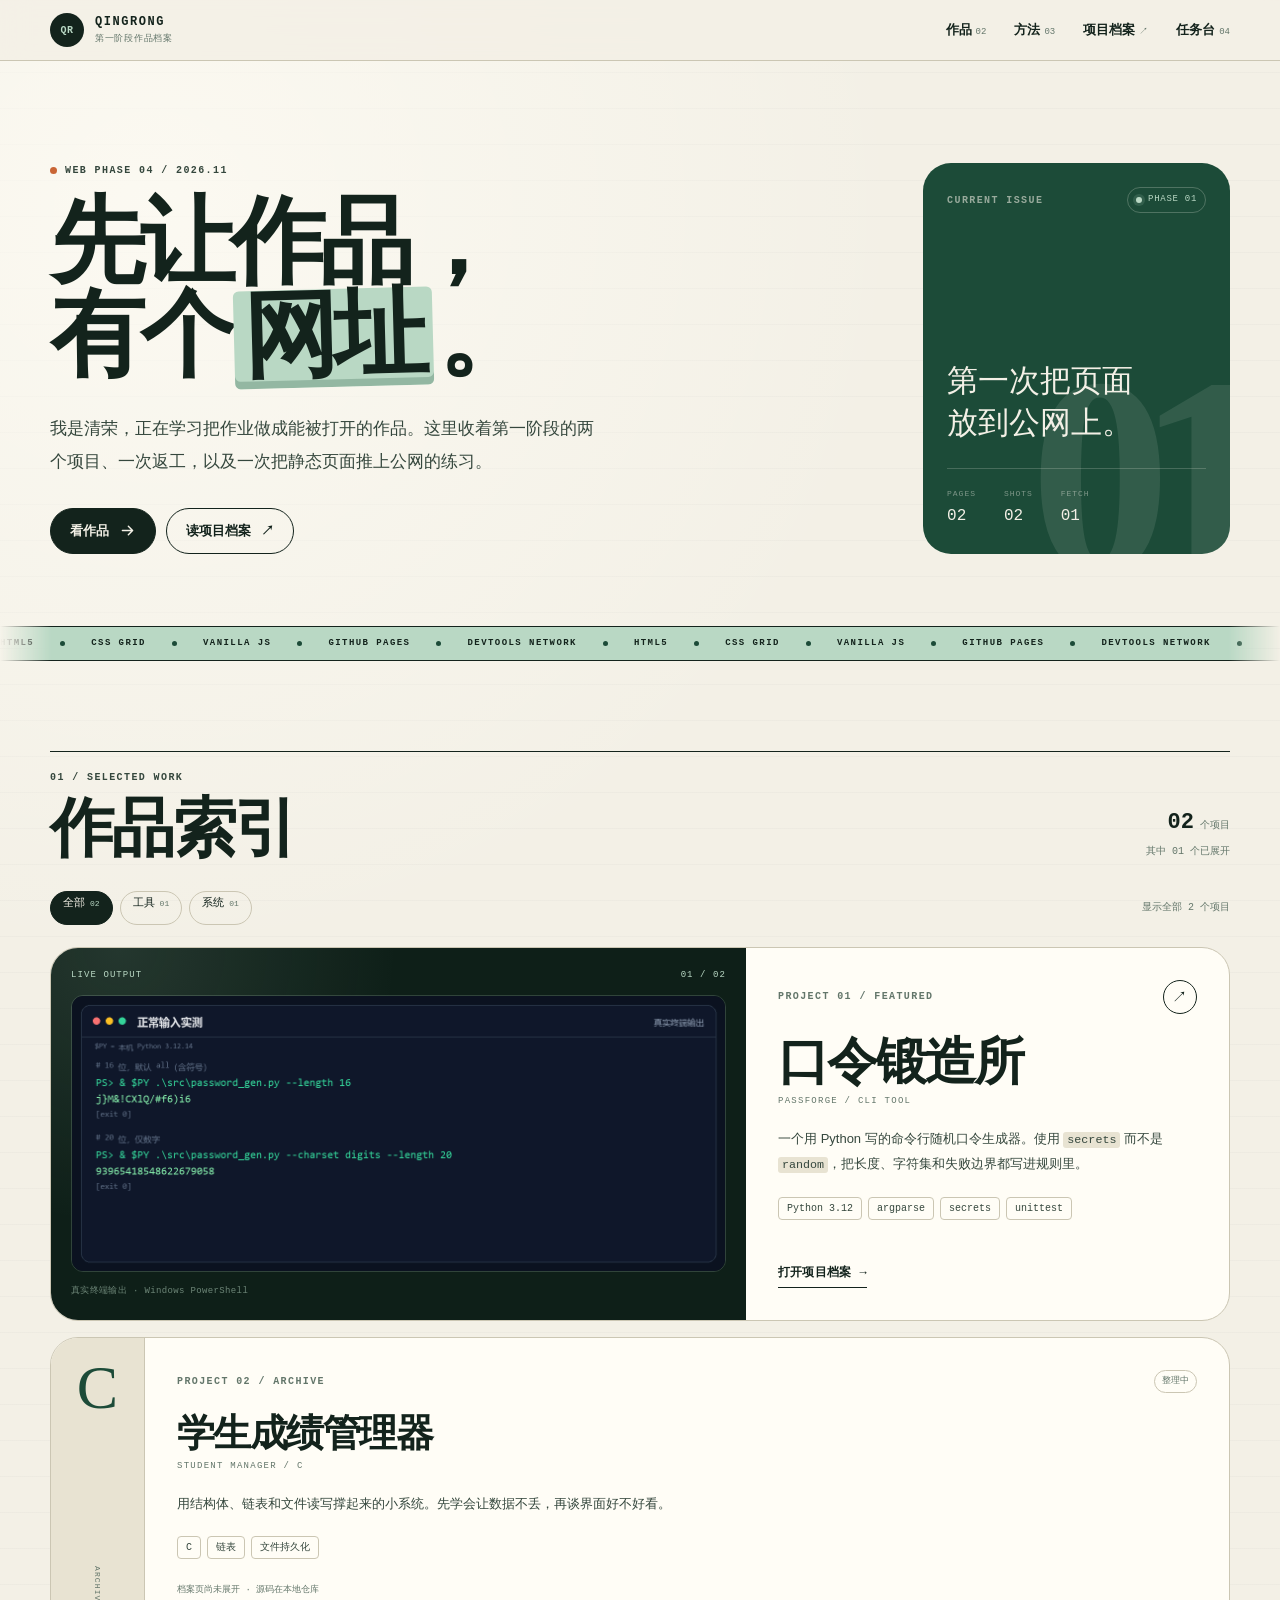
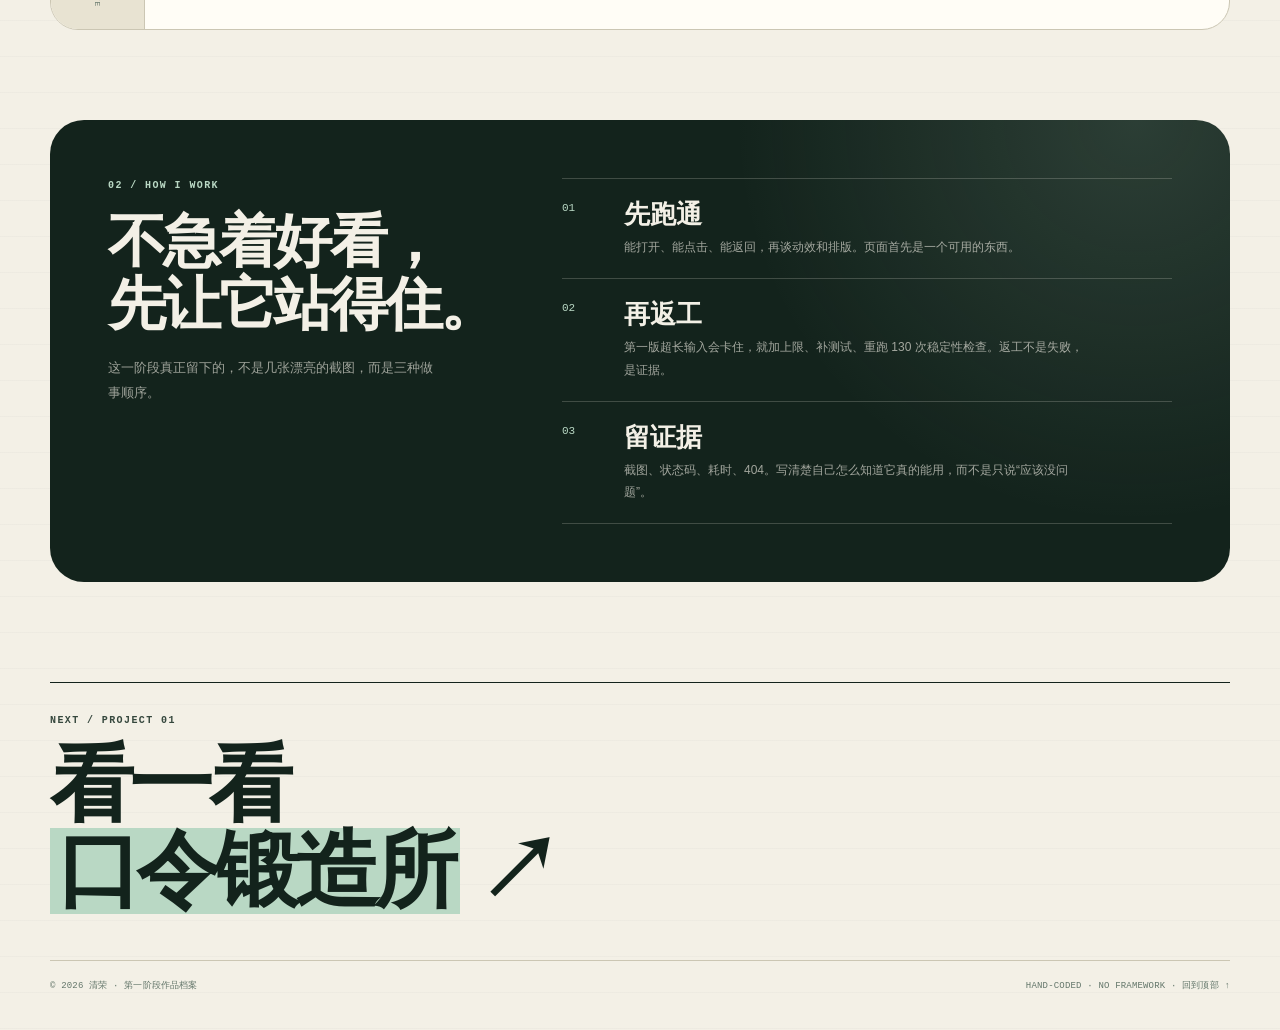
<file: index.html>
<!doctype html>
<html lang="zh-CN">
<head>
  <meta charset="utf-8">
  <meta name="viewport" content="width=device-width, initial-scale=1">
  <title>清荣 · 第一阶段作品档案</title>
  <meta name="description" content="清荣的第一阶段作品档案：命令行口令工具与 C 语言学生成绩管理器，以及一次把静态页面推上公网的练习。">
  <meta name="theme-color" content="#f3f0e6">
  <link rel="icon" href="assets/favicon.svg" type="image/svg+xml">
  <link rel="stylesheet" href="css/style.css">
</head>
<body>
  <a class="skip-link" href="#main">跳到主要内容</a>

  <header class="site-header">
    <div class="header-inner">
      <a class="brand" href="index.html" aria-label="清荣作品档案首页">
        <span class="brand__mark" aria-hidden="true">QR</span>
        <span class="brand__text">
          <strong>QINGRONG</strong>
          <small>第一阶段作品档案</small>
        </span>
      </a>
      <nav class="site-nav" aria-label="主导航">
        <a href="#work">作品 <span>02</span></a>
        <a href="#method">方法 <span>03</span></a>
        <a href="project.html">项目档案 <span aria-hidden="true">↗</span></a>
        <a href="tasks.html">任务台 <span>04</span></a>
      </nav>
    </div>
  </header>

  <main id="main">
    <section class="hero" aria-labelledby="hero-title">
      <div class="hero__copy">
        <p class="kicker"><span class="kicker__dot" aria-hidden="true"></span>WEB PHASE 04 / 2026.11</p>
        <h1 id="hero-title">先让作品，<br>有个<span class="mark">网址</span>。</h1>
        <p class="hero__lede">我是清荣，正在学习把作业做成能被打开的作品。这里收着第一阶段的两个项目、一次返工，以及一次把静态页面推上公网的练习。</p>
        <div class="hero__actions">
          <a class="button button--primary" href="#work">
            看作品
            <svg viewBox="0 0 20 20" aria-hidden="true"><path d="M4 10h11M11 5l5 5-5 5"/></svg>
          </a>
          <a class="button button--ghost" href="project.html">读项目档案 <span aria-hidden="true">↗</span></a>
        </div>
      </div>

      <aside class="issue-card" aria-label="本期档案信息">
        <div class="issue-card__top">
          <span class="mono-label">CURRENT ISSUE</span>
          <span class="status-pill"><span class="status-pill__dot" aria-hidden="true"></span>PHASE 01</span>
        </div>
        <p class="issue-card__number" aria-hidden="true">01</p>
        <div class="issue-card__bottom">
          <p>第一次把页面<br>放到公网上。</p>
          <dl class="issue-card__meta">
            <div><dt>PAGES</dt><dd>02</dd></div>
            <div><dt>SHOTS</dt><dd>02</dd></div>
            <div><dt>FETCH</dt><dd>01</dd></div>
          </dl>
        </div>
      </aside>
    </section>

    <div class="ticker" aria-hidden="true">
      <div class="ticker__track">
        <span>HTML5</span><i></i><span>CSS GRID</span><i></i><span>VANILLA JS</span><i></i><span>GITHUB PAGES</span><i></i><span>DEVTOOLS NETWORK</span><i></i>
        <span>HTML5</span><i></i><span>CSS GRID</span><i></i><span>VANILLA JS</span><i></i><span>GITHUB PAGES</span><i></i><span>DEVTOOLS NETWORK</span><i></i>
      </div>
    </div>

    <section class="section work" id="work" aria-labelledby="work-title">
      <div class="section-head">
        <div>
          <p class="kicker">01 / SELECTED WORK</p>
          <h2 id="work-title">作品索引</h2>
        </div>
        <p class="section-head__note"><span data-visible-count>02</span> 个项目<br>其中 01 个已展开</p>
      </div>

      <div class="filter-bar" role="group" aria-label="按项目类型筛选">
        <button class="filter-btn" type="button" data-filter="all" aria-pressed="true">全部 <span>02</span></button>
        <button class="filter-btn" type="button" data-filter="tool" aria-pressed="false">工具 <span>01</span></button>
        <button class="filter-btn" type="button" data-filter="system" aria-pressed="false">系统 <span>01</span></button>
        <p class="filter-status" aria-live="polite" data-filter-status>显示全部 2 个项目</p>
      </div>

      <div class="work-grid" data-work-grid>
        <article class="project-card project-card--feature" data-category="tool">
          <div class="project-card__media">
            <div class="media-topline"><span>LIVE OUTPUT</span><span>01 / 02</span></div>
            <img src="assets/terminal-normal.png" width="1320" height="556" alt="口令锻造所的终端运行截图：生成 16 位含符号密码，以及 20 位纯数字密码。">
            <p class="media-caption">真实终端输出 · Windows PowerShell</p>
          </div>
          <div class="project-card__body">
            <div class="project-card__top">
              <span class="mono-label">PROJECT 01 / FEATURED</span>
              <span class="project-card__arrow" aria-hidden="true">↗</span>
            </div>
            <h3>口令锻造所</h3>
            <p class="project-card__en">PASSFORGE / CLI TOOL</p>
            <p class="project-card__desc">一个用 Python 写的命令行随机口令生成器。使用 <code>secrets</code> 而不是 <code>random</code>，把长度、字符集和失败边界都写进规则里。</p>
            <ul class="tag-list" aria-label="技术栈">
              <li>Python 3.12</li><li>argparse</li><li>secrets</li><li>unittest</li>
            </ul>
            <a class="text-link" href="project.html">打开项目档案 <span aria-hidden="true">→</span></a>
          </div>
        </article>

        <article class="project-card project-card--compact" data-category="system">
          <div class="compact-mark" aria-hidden="true"><span>C</span><small>ARCHIVE</small></div>
          <div class="project-card__body">
            <div class="project-card__top">
              <span class="mono-label">PROJECT 02 / ARCHIVE</span>
              <span class="project-card__status">整理中</span>
            </div>
            <h3>学生成绩管理器</h3>
            <p class="project-card__en">STUDENT MANAGER / C</p>
            <p class="project-card__desc">用结构体、链表和文件读写撑起来的小系统。先学会让数据不丢，再谈界面好不好看。</p>
            <ul class="tag-list" aria-label="技术栈">
              <li>C</li><li>链表</li><li>文件持久化</li>
            </ul>
            <p class="project-card__footnote">档案页尚未展开 · 源码在本地仓库</p>
          </div>
        </article>
      </div>
    </section>

    <section class="method" id="method" aria-labelledby="method-title">
      <div class="method__head">
        <p class="kicker kicker--light">02 / HOW I WORK</p>
        <h2 id="method-title">不急着好看，<br>先让它站得住。</h2>
        <p>这一阶段真正留下的，不是几张漂亮的截图，而是三种做事顺序。</p>
      </div>
      <ol class="method-list">
        <li>
          <span class="method-list__num">01</span>
          <div>
            <h3>先跑通</h3>
            <p>能打开、能点击、能返回，再谈动效和排版。页面首先是一个可用的东西。</p>
          </div>
        </li>
        <li>
          <span class="method-list__num">02</span>
          <div>
            <h3>再返工</h3>
            <p>第一版超长输入会卡住，就加上限、补测试、重跑 130 次稳定性检查。返工不是失败，是证据。</p>
          </div>
        </li>
        <li>
          <span class="method-list__num">03</span>
          <div>
            <h3>留证据</h3>
            <p>截图、状态码、耗时、404。写清楚自己怎么知道它真的能用，而不是只说“应该没问题”。</p>
          </div>
        </li>
      </ol>
    </section>
  </main>

  <footer class="site-footer">
    <div class="site-footer__cta">
      <p class="kicker">NEXT / PROJECT 01</p>
      <a href="project.html">看一看<br><span>口令锻造所</span> <span aria-hidden="true">↗</span></a>
    </div>
    <div class="site-footer__bottom">
      <p>© <span data-year>2026</span> 清荣 · 第一阶段作品档案</p>
      <p class="site-footer__meta">HAND-CODED · NO FRAMEWORK · <a href="#main">回到顶部 ↑</a></p>
    </div>
  </footer>

  <noscript>
    <p class="noscript-note">这个页面不需要 JavaScript 也能阅读；筛选和复制按钮需要开启 JavaScript。</p>
  </noscript>
  <script src="js/main.js" defer></script>
</body>
</html>
</file>
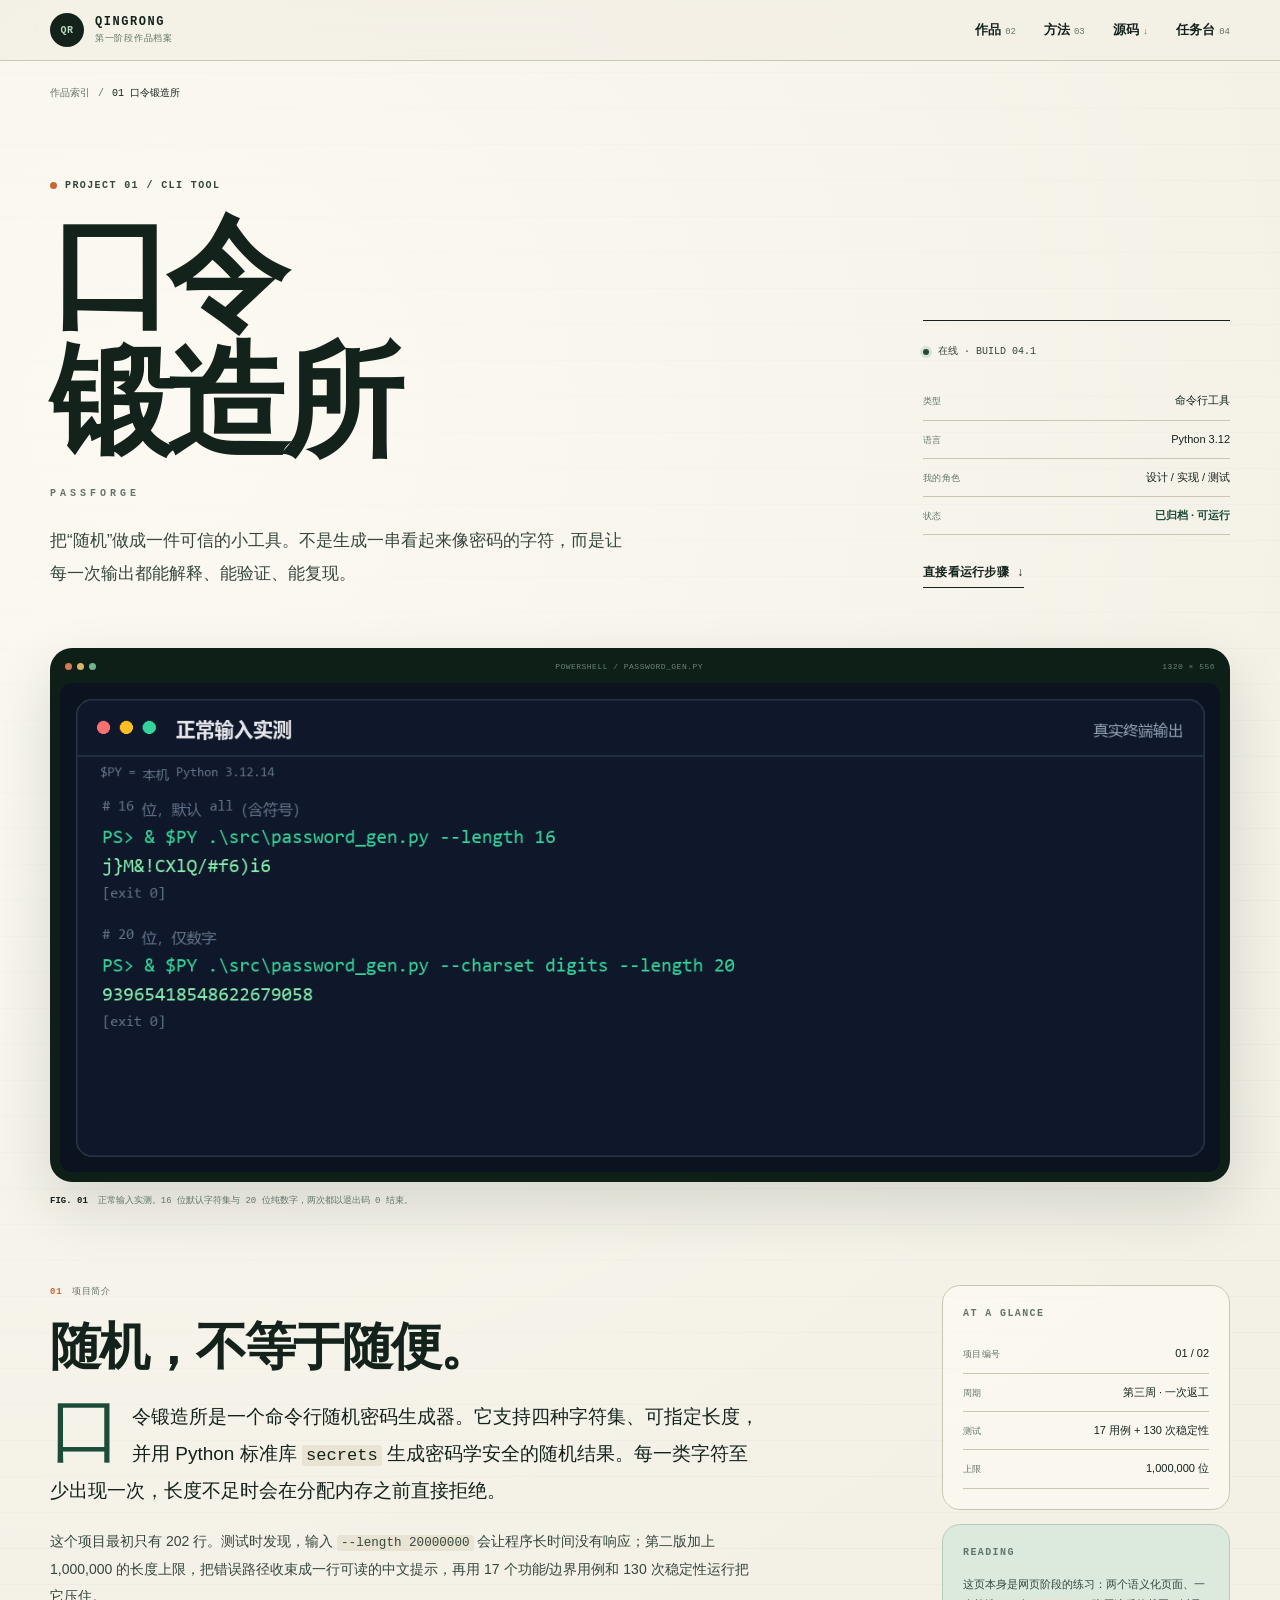
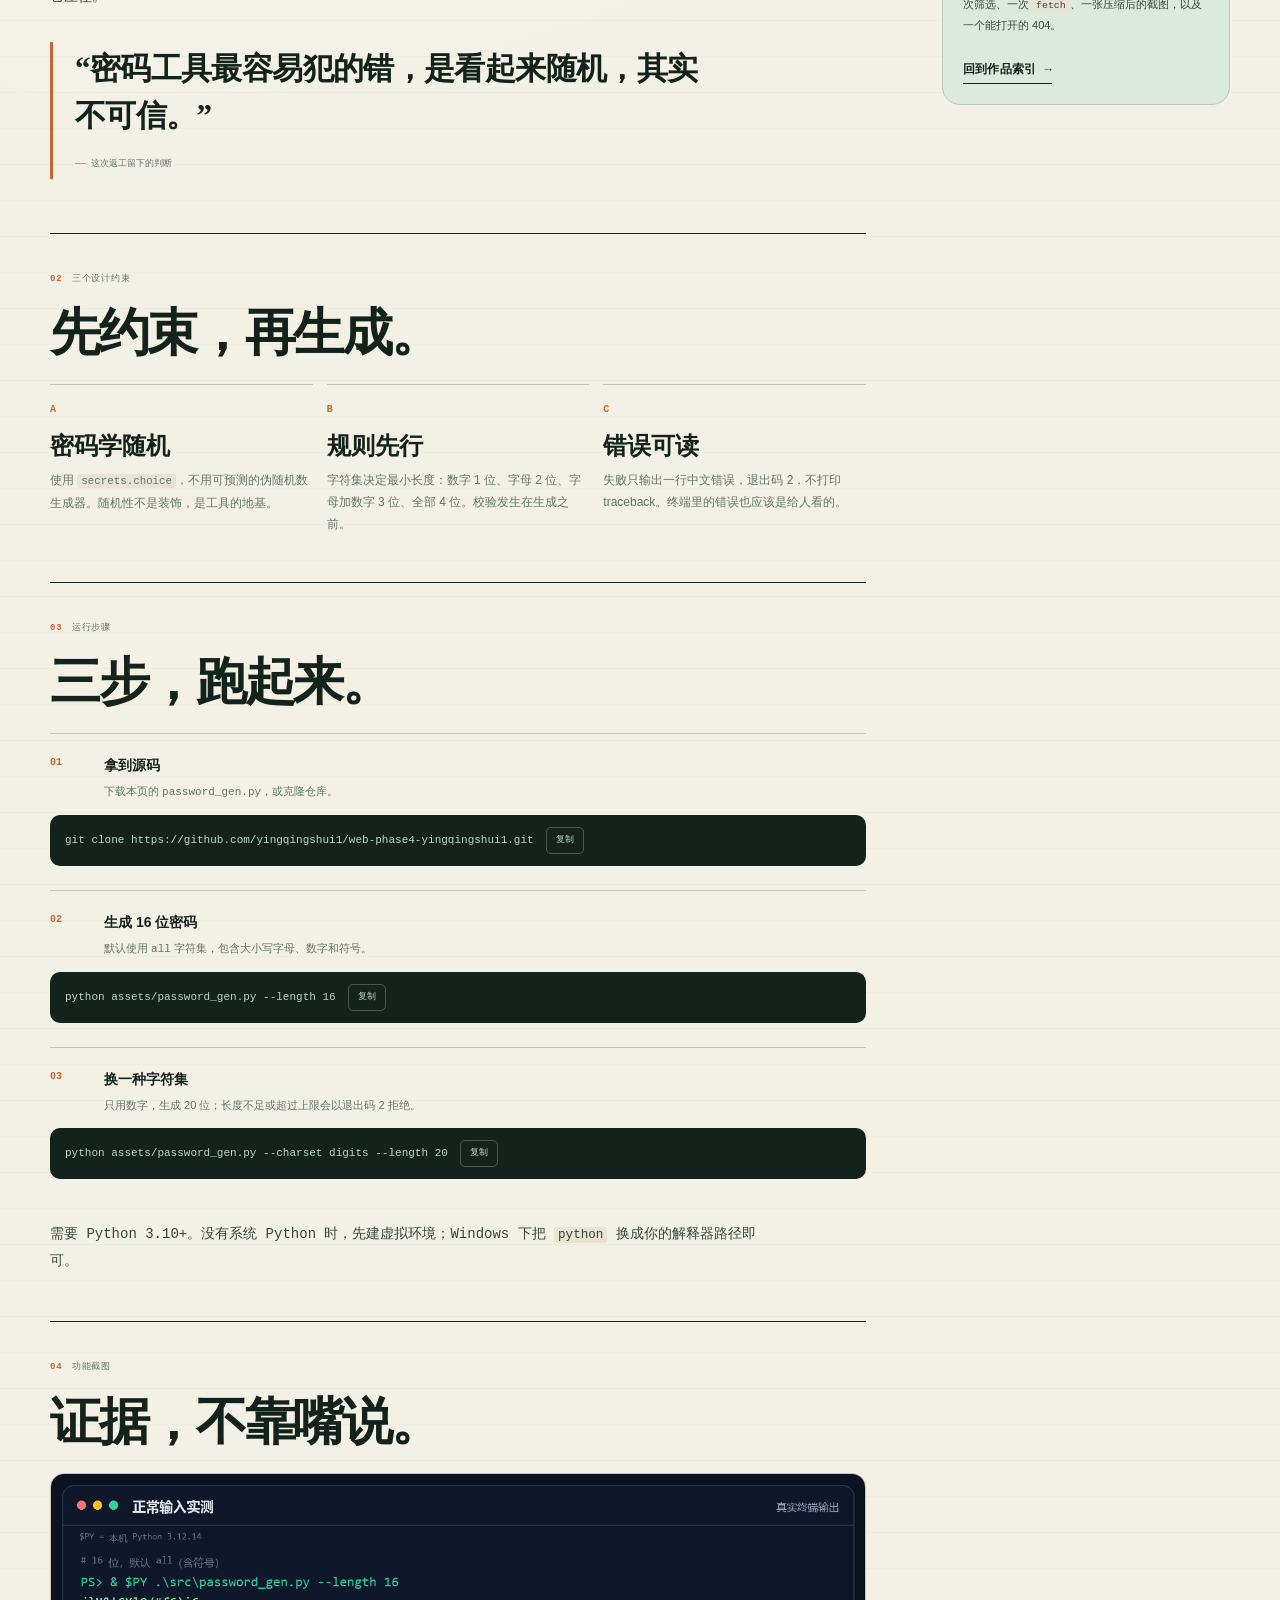
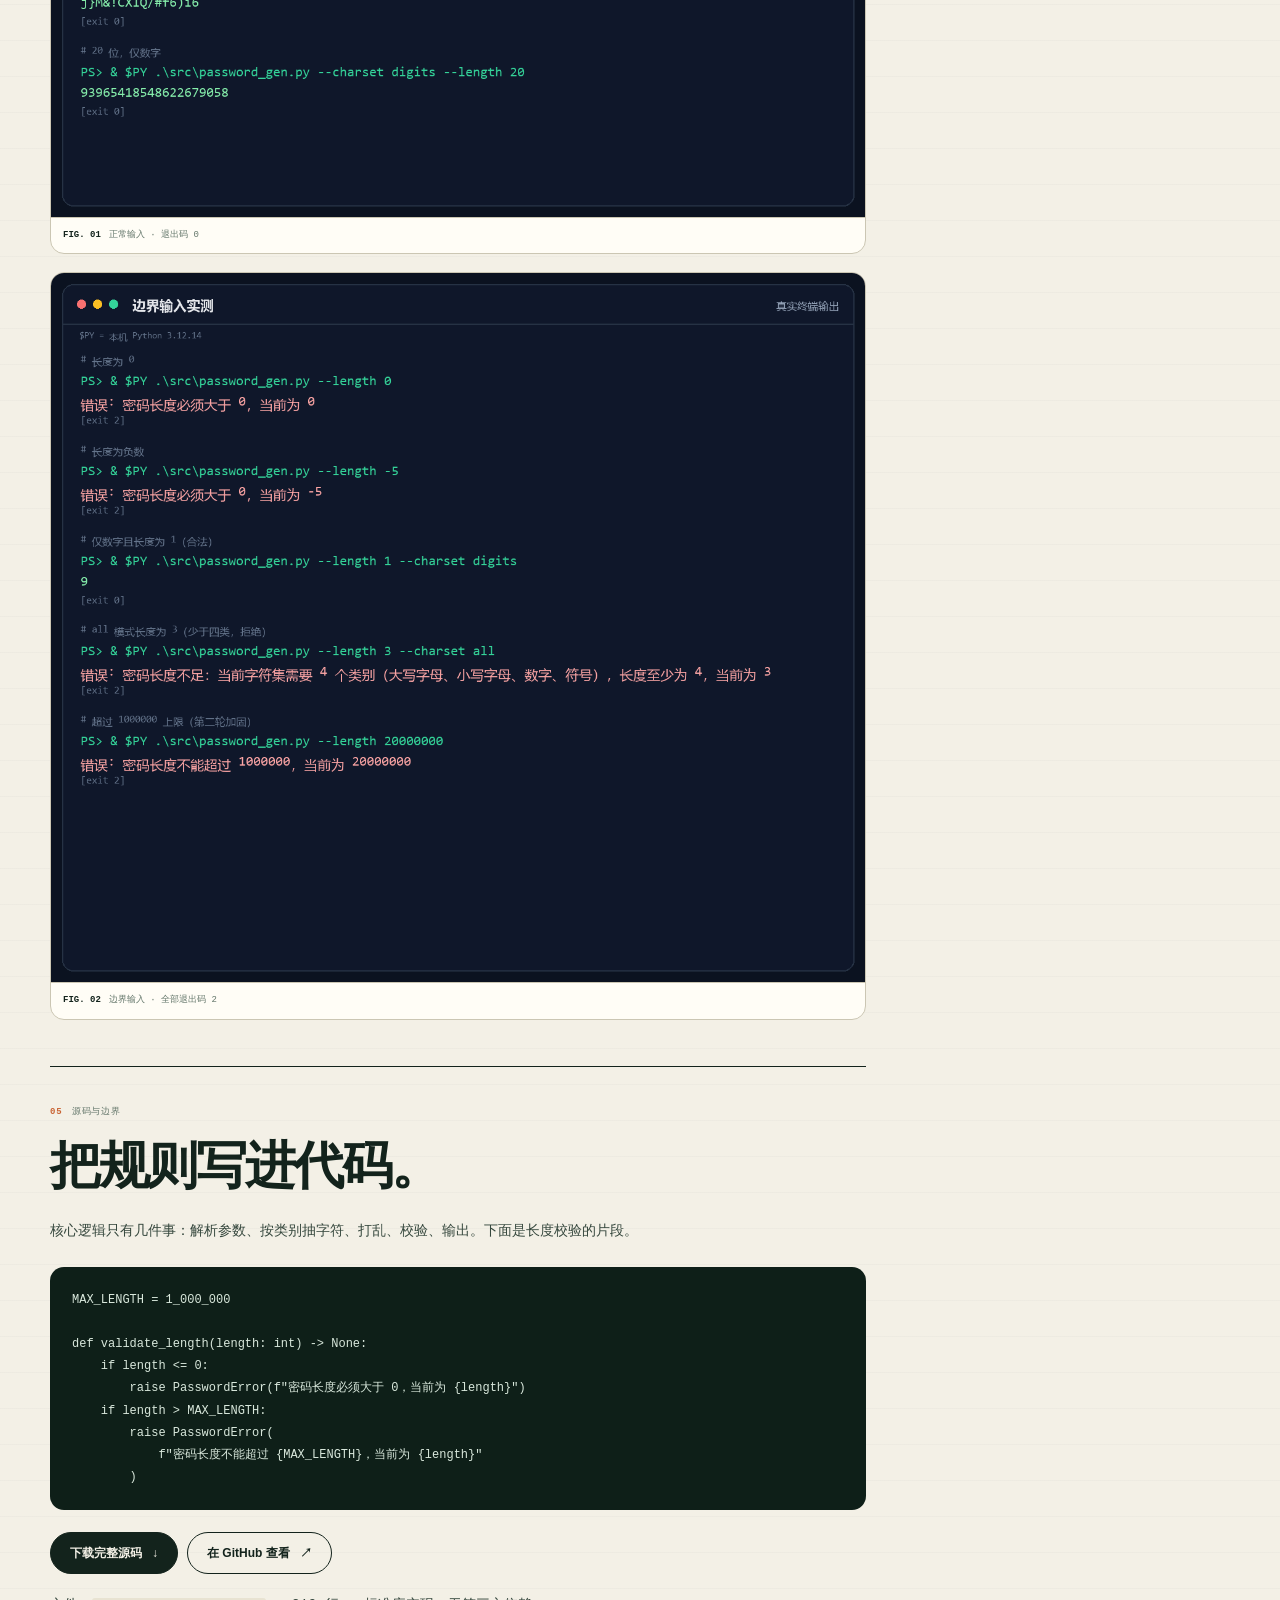
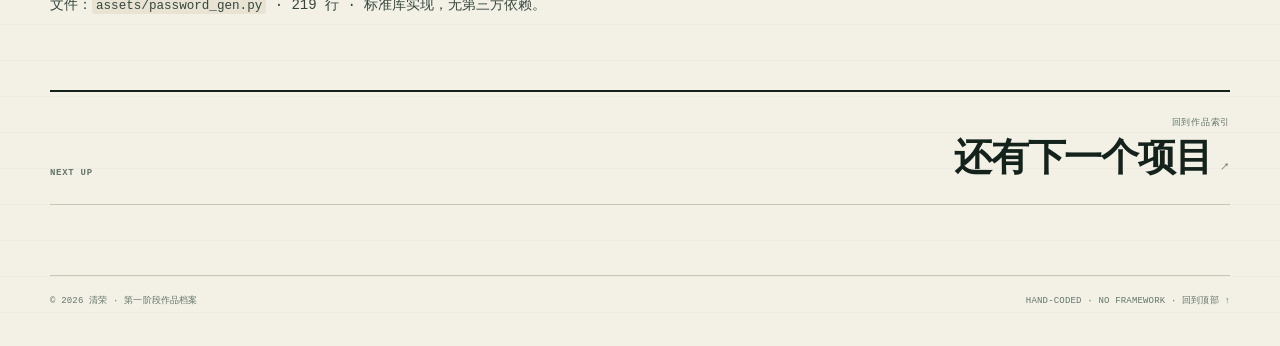
<file: project.html>
<!doctype html>
<html lang="zh-CN">
<head>
  <meta charset="utf-8">
  <meta name="viewport" content="width=device-width, initial-scale=1">
  <title>口令锻造所 · 清荣的第一阶段作品档案</title>
  <meta name="description" content="口令锻造所：一个用 Python secrets 实现的命令行随机口令生成器。项目简介、功能截图、运行步骤与源码。">
  <meta name="theme-color" content="#f3f0e6">
  <link rel="icon" href="assets/favicon.svg" type="image/svg+xml">
  <link rel="stylesheet" href="css/style.css">
</head>
<body class="project-page">
  <a class="skip-link" href="#main">跳到主要内容</a>

  <header class="site-header">
    <div class="header-inner">
      <a class="brand" href="index.html" aria-label="清荣作品档案首页">
        <span class="brand__mark" aria-hidden="true">QR</span>
        <span class="brand__text">
          <strong>QINGRONG</strong>
          <small>第一阶段作品档案</small>
        </span>
      </a>
      <nav class="site-nav" aria-label="主导航">
        <a href="index.html#work">作品 <span>02</span></a>
        <a href="index.html#method">方法 <span>03</span></a>
        <a href="#source">源码 <span aria-hidden="true">↓</span></a>
        <a href="tasks.html">任务台 <span>04</span></a>
      </nav>
    </div>
  </header>

  <main id="main">
    <div class="project-shell">
      <nav class="breadcrumb" aria-label="面包屑">
        <a href="index.html">作品索引</a>
        <span aria-hidden="true">/</span>
        <span aria-current="page">01 口令锻造所</span>
      </nav>

      <section class="project-hero" aria-labelledby="project-title">
        <div class="project-hero__main">
          <p class="kicker"><span class="kicker__dot" aria-hidden="true"></span>PROJECT 01 / CLI TOOL</p>
          <h1 id="project-title">口令<br>锻造所</h1>
          <p class="project-hero__en">PASSFORGE</p>
          <p class="project-hero__lede">把“随机”做成一件可信的小工具。不是生成一串看起来像密码的字符，而是让每一次输出都能解释、能验证、能复现。</p>
        </div>
        <aside class="project-hero__aside" aria-label="项目信息">
          <div class="build-status" data-build-status role="status" aria-live="polite">
            <span class="build-status__dot" aria-hidden="true"></span>
            <span data-status-text>读取构建状态…</span>
          </div>
          <dl class="project-facts">
            <div><dt>类型</dt><dd>命令行工具</dd></div>
            <div><dt>语言</dt><dd>Python 3.12</dd></div>
            <div><dt>我的角色</dt><dd>设计 / 实现 / 测试</dd></div>
            <div><dt>状态</dt><dd><span class="status-ink">已归档 · 可运行</span></dd></div>
          </dl>
          <a class="text-link" href="#run">直接看运行步骤 <span aria-hidden="true">↓</span></a>
        </aside>
      </section>

      <figure class="hero-shot">
        <div class="hero-shot__frame">
          <div class="hero-shot__bar">
            <span class="hero-shot__lights" aria-hidden="true"><i></i><i></i><i></i></span>
            <span>POWERSHELL / PASSWORD_GEN.PY</span>
            <span>1320 × 556</span>
          </div>
          <img src="assets/terminal-normal.png" width="1320" height="556" alt="终端截图：运行 password_gen.py 生成 16 位含符号密码和 20 位纯数字密码。">
        </div>
        <figcaption><span>FIG. 01</span> 正常输入实测。16 位默认字符集与 20 位纯数字，两次都以退出码 0 结束。</figcaption>
      </figure>

      <div class="project-layout">
        <div class="project-content">
          <section class="content-section" id="about" aria-labelledby="about-title">
            <div class="content-label"><span>01</span> 项目简介</div>
            <h2 id="about-title">随机，不等于随便。</h2>
            <p class="lead"><span class="dropcap">口</span>令锻造所是一个命令行随机密码生成器。它支持四种字符集、可指定长度，并用 Python 标准库 <code>secrets</code> 生成密码学安全的随机结果。每一类字符至少出现一次，长度不足时会在分配内存之前直接拒绝。</p>
            <p>这个项目最初只有 202 行。测试时发现，输入 <code>--length 20000000</code> 会让程序长时间没有响应；第二版加上 1,000,000 的长度上限，把错误路径收束成一行可读的中文提示，再用 17 个功能/边界用例和 130 次稳定性运行把它压住。</p>
            <blockquote>
              <p>“密码工具最容易犯的错，是看起来随机，其实不可信。”</p>
              <cite>—— 这次返工留下的判断</cite>
            </blockquote>
          </section>

          <section class="content-section" aria-labelledby="features-title">
            <div class="content-label"><span>02</span> 三个设计约束</div>
            <h2 id="features-title">先约束，再生成。</h2>
            <div class="feature-grid">
              <article class="feature">
                <span class="feature__num">A</span>
                <h3>密码学随机</h3>
                <p>使用 <code>secrets.choice</code>，不用可预测的伪随机数生成器。随机性不是装饰，是工具的地基。</p>
              </article>
              <article class="feature">
                <span class="feature__num">B</span>
                <h3>规则先行</h3>
                <p>字符集决定最小长度：数字 1 位、字母 2 位、字母加数字 3 位、全部 4 位。校验发生在生成之前。</p>
              </article>
              <article class="feature">
                <span class="feature__num">C</span>
                <h3>错误可读</h3>
                <p>失败只输出一行中文错误，退出码 2，不打印 traceback。终端里的错误也应该是给人看的。</p>
              </article>
            </div>
          </section>

          <section class="content-section" id="run" aria-labelledby="run-title">
            <div class="content-label"><span>03</span> 运行步骤</div>
            <h2 id="run-title">三步，跑起来。</h2>
            <ol class="steps">
              <li class="step">
                <div class="step__head">
                  <span class="step__num">01</span>
                  <div><h3>拿到源码</h3><p>下载本页的 <code>password_gen.py</code>，或克隆仓库。</p></div>
                </div>
                <div class="command">
                  <code id="cmd-clone">git clone https://github.com/yingqingshui1/web-phase4-yingqingshui1.git</code>
                  <button class="copy-btn" type="button" data-copy="cmd-clone" aria-label="复制克隆命令">复制</button>
                </div>
              </li>
              <li class="step">
                <div class="step__head">
                  <span class="step__num">02</span>
                  <div><h3>生成 16 位密码</h3><p>默认使用 <code>all</code> 字符集，包含大小写字母、数字和符号。</p></div>
                </div>
                <div class="command">
                  <code id="cmd-run">python assets/password_gen.py --length 16</code>
                  <button class="copy-btn" type="button" data-copy="cmd-run" aria-label="复制生成命令">复制</button>
                </div>
              </li>
              <li class="step">
                <div class="step__head">
                  <span class="step__num">03</span>
                  <div><h3>换一种字符集</h3><p>只用数字，生成 20 位；长度不足或超过上限会以退出码 2 拒绝。</p></div>
                </div>
                <div class="command">
                  <code id="cmd-digits">python assets/password_gen.py --charset digits --length 20</code>
                  <button class="copy-btn" type="button" data-copy="cmd-digits" aria-label="复制数字密码命令">复制</button>
                </div>
              </li>
            </ol>
            <p class="note">需要 Python 3.10+。没有系统 Python 时，先建虚拟环境；Windows 下把 <code>python</code> 换成你的解释器路径即可。</p>
          </section>

          <section class="content-section" aria-labelledby="shots-title">
            <div class="content-label"><span>04</span> 功能截图</div>
            <h2 id="shots-title">证据，不靠嘴说。</h2>
            <div class="shot-grid">
              <figure class="shot-card">
                <img src="assets/terminal-normal.png" width="1320" height="556" loading="lazy" alt="正常输入：16 位含符号密码和 20 位纯数字密码的终端输出。">
                <figcaption><span>FIG. 01</span> 正常输入 · 退出码 0</figcaption>
              </figure>
              <figure class="shot-card">
                <img src="assets/terminal-edge.png" width="1320" height="1150" loading="lazy" alt="边界输入：长度为 0、负数、过短以及超过一百万时的中文错误提示。">
                <figcaption><span>FIG. 02</span> 边界输入 · 全部退出码 2</figcaption>
              </figure>
            </div>
          </section>

          <section class="content-section source-section" id="source" aria-labelledby="source-title">
            <div class="content-label"><span>05</span> 源码与边界</div>
            <h2 id="source-title">把规则写进代码。</h2>
            <p>核心逻辑只有几件事：解析参数、按类别抽字符、打乱、校验、输出。下面是长度校验的片段。</p>
            <pre class="code-block" aria-label="password_gen.py 长度校验代码片段"><code>MAX_LENGTH = 1_000_000

def validate_length(length: int) -&gt; None:
    if length &lt;= 0:
        raise PasswordError(f"密码长度必须大于 0，当前为 {length}")
    if length &gt; MAX_LENGTH:
        raise PasswordError(
            f"密码长度不能超过 {MAX_LENGTH}，当前为 {length}"
        )</code></pre>
            <div class="source-actions">
              <a class="button button--primary" href="assets/password_gen.py" download>下载完整源码 <span aria-hidden="true">↓</span></a>
              <a class="button button--ghost" href="https://github.com/yingqingshui1/web-phase4-yingqingshui1" data-repo-link>在 GitHub 查看 <span aria-hidden="true">↗</span></a>
            </div>
            <p class="note">文件：<code>assets/password_gen.py</code> · 219 行 · 标准库实现，无第三方依赖。</p>
          </section>
        </div>

        <aside class="project-side" aria-label="项目速览">
          <div class="side-card">
            <p class="mono-label">AT A GLANCE</p>
            <dl class="side-facts">
              <div><dt>项目编号</dt><dd>01 / 02</dd></div>
              <div><dt>周期</dt><dd>第三周 · 一次返工</dd></div>
              <div><dt>测试</dt><dd>17 用例 + 130 次稳定性</dd></div>
              <div><dt>上限</dt><dd>1,000,000 位</dd></div>
            </dl>
          </div>
          <div class="side-card side-card--mint">
            <p class="mono-label">READING</p>
            <p>这页本身是网页阶段的练习：两个语义化页面、一次筛选、一次 <code>fetch</code>、一张压缩后的截图，以及一个能打开的 404。</p>
            <a class="text-link" href="index.html#work">回到作品索引 <span aria-hidden="true">→</span></a>
          </div>
        </aside>
      </div>

      <nav class="project-next" aria-label="项目翻页">
        <span class="mono-label">NEXT UP</span>
        <a href="index.html#work">
          <span>回到作品索引</span>
          <strong>还有下一个项目 <span aria-hidden="true">↗</span></strong>
        </a>
      </nav>
    </div>
  </main>

  <footer class="site-footer">
    <div class="site-footer__bottom">
      <p>© <span data-year>2026</span> 清荣 · 第一阶段作品档案</p>
      <p class="site-footer__meta">HAND-CODED · NO FRAMEWORK · <a href="#main">回到顶部 ↑</a></p>
    </div>
  </footer>

  <noscript>
    <p class="noscript-note">页面内容无需 JavaScript 即可阅读；复制按钮和构建状态需要开启 JavaScript。</p>
  </noscript>
  <script src="js/project.js" defer></script>
</body>
</html>
</file>
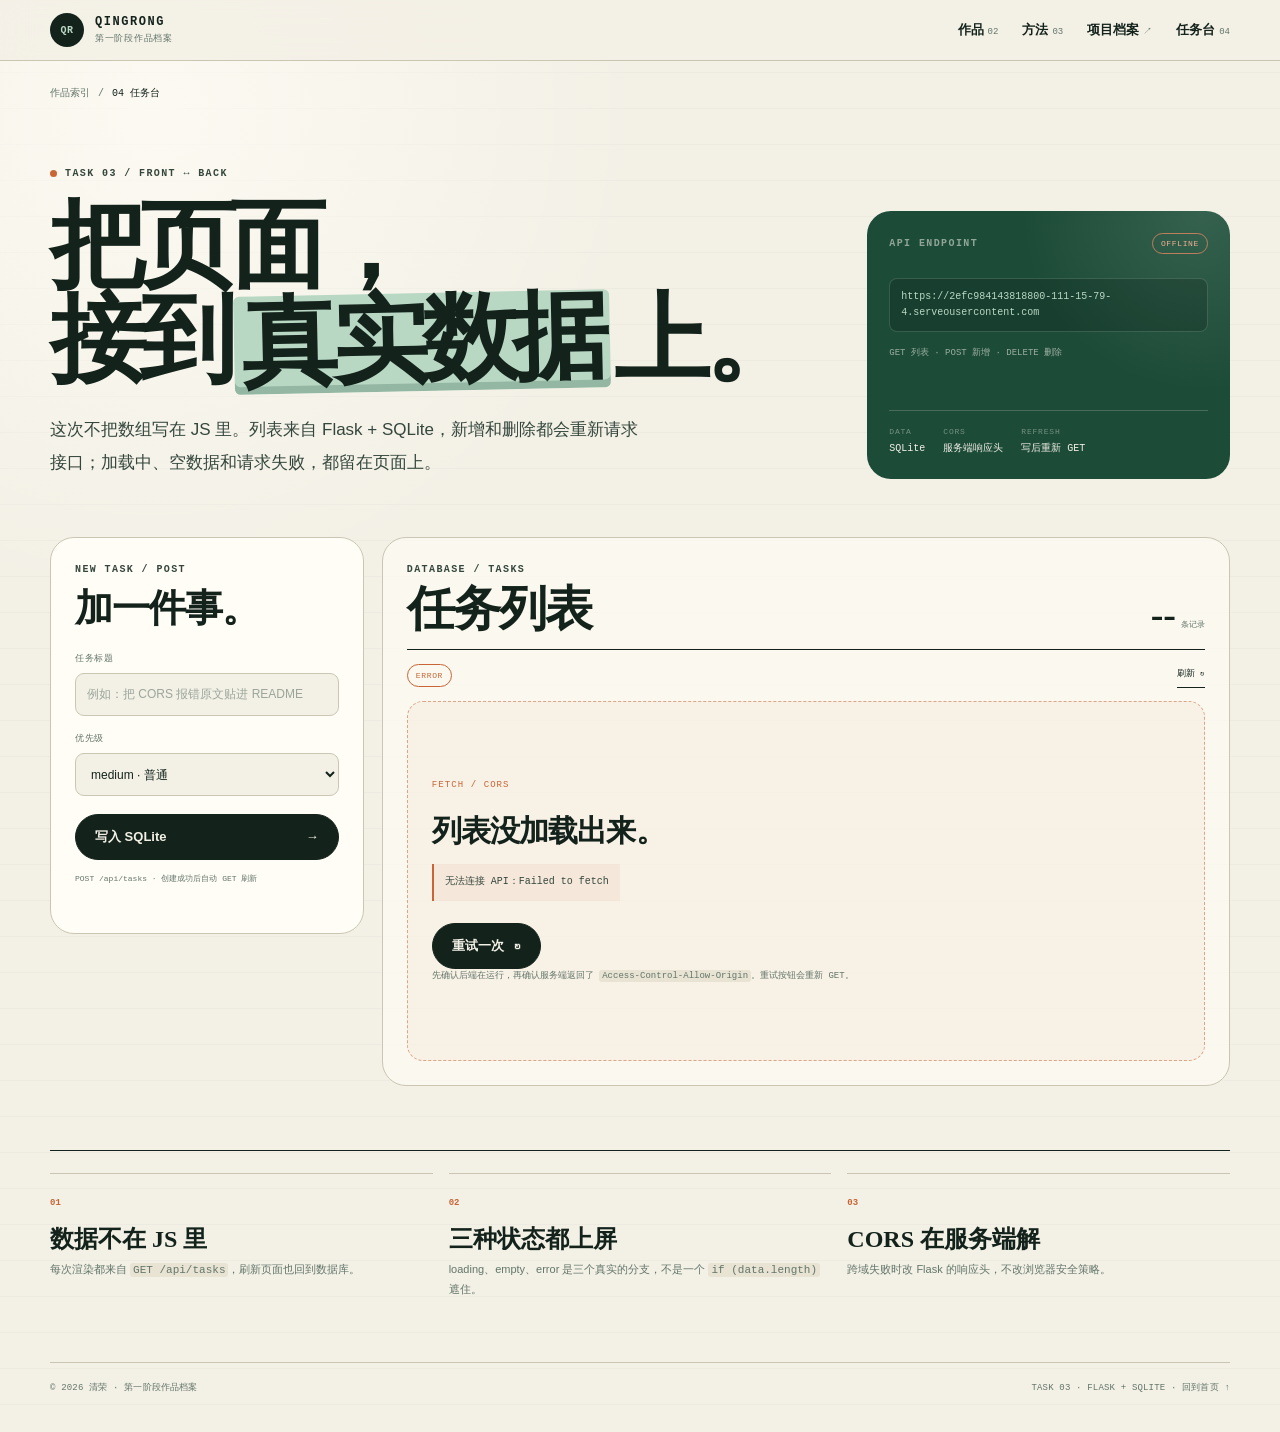
<file: tasks.html>
<!doctype html>
<html lang="zh-CN">
<head>
  <meta charset="utf-8">
  <meta name="viewport" content="width=device-width, initial-scale=1">
  <title>任务台 · 清荣的第一阶段作品档案</title>
  <meta name="description" content="任务台：用 fetch 连接 Flask + SQLite，完成新增、删除、加载中、空数据和错误重试的前后端联调练习。">
  <meta name="theme-color" content="#f3f0e6">
  <link rel="icon" href="assets/favicon.svg" type="image/svg+xml">
  <link rel="stylesheet" href="css/style.css">
  <link rel="stylesheet" href="css/tasks.css">
</head>
<body class="tasks-page">
  <a class="skip-link" href="#main">跳到主要内容</a>

  <header class="site-header">
    <div class="header-inner">
      <a class="brand" href="index.html" aria-label="清荣作品档案首页">
        <span class="brand__mark" aria-hidden="true">QR</span>
        <span class="brand__text">
          <strong>QINGRONG</strong>
          <small>第一阶段作品档案</small>
        </span>
      </a>
      <nav class="site-nav" aria-label="主导航">
        <a href="index.html#work">作品 <span>02</span></a>
        <a href="index.html#method">方法 <span>03</span></a>
        <a href="project.html">项目档案 <span aria-hidden="true">↗</span></a>
        <a href="tasks.html" aria-current="page">任务台 <span>04</span></a>
      </nav>
    </div>
  </header>

  <main id="main">
    <div class="task-shell">
      <nav class="breadcrumb" aria-label="面包屑">
        <a href="index.html">作品索引</a>
        <span aria-hidden="true">/</span>
        <span aria-current="page">04 任务台</span>
      </nav>

      <section class="task-hero" aria-labelledby="task-hero-title">
        <div class="task-hero__copy">
          <p class="kicker"><span class="kicker__dot" aria-hidden="true"></span>TASK 03 / FRONT ↔ BACK</p>
          <h1 id="task-hero-title">把页面，<br>接到<span class="mark">真实数据</span>上。</h1>
          <p class="task-hero__lede">这次不把数组写在 JS 里。列表来自 Flask + SQLite，新增和删除都会重新请求接口；加载中、空数据和请求失败，都留在页面上。</p>
        </div>
        <aside class="api-panel" aria-label="接口连接信息">
          <div class="api-panel__top">
            <span class="mono-label">API ENDPOINT</span>
            <span class="api-state" data-api-state>CHECKING</span>
          </div>
          <code class="api-panel__url" data-api-base>读取配置中…</code>
          <p class="api-panel__note">GET 列表 · POST 新增 · DELETE 删除</p>
          <dl class="api-panel__facts">
            <div><dt>DATA</dt><dd>SQLite</dd></div>
            <div><dt>CORS</dt><dd>服务端响应头</dd></div>
            <div><dt>REFRESH</dt><dd>写后重新 GET</dd></div>
          </dl>
        </aside>
      </section>

      <section class="task-workspace" aria-labelledby="task-list-title">
        <aside class="task-compose" aria-labelledby="compose-title">
          <p class="kicker">NEW TASK / POST</p>
          <h2 id="compose-title">加一件事。</h2>
          <form class="task-form" data-task-form novalidate>
            <label for="task-title">任务标题</label>
            <input id="task-title" name="title" type="text" maxlength="100" placeholder="例如：把 CORS 报错原文贴进 README" autocomplete="off" required>
            <p class="field-error" data-title-error hidden></p>

            <label for="task-priority">优先级</label>
            <select id="task-priority" name="priority">
              <option value="medium" selected>medium · 普通</option>
              <option value="high">high · 优先</option>
              <option value="low">low · 稍后</option>
            </select>

            <button class="button button--primary task-submit" type="submit" data-submit>
              <span data-submit-label>写入 SQLite</span>
              <span aria-hidden="true">→</span>
            </button>
            <p class="form-note">POST /api/tasks · 创建成功后自动 GET 刷新</p>
            <p class="toast" data-toast role="status" aria-live="polite"></p>
          </form>
        </aside>

        <section class="task-board" aria-labelledby="task-list-title">
          <header class="board-head">
            <div>
              <p class="kicker">DATABASE / TASKS</p>
              <h2 id="task-list-title">任务列表</h2>
            </div>
            <div class="board-count" aria-live="polite">
              <strong data-count>--</strong>
              <span>条记录</span>
            </div>
          </header>

          <div class="board-toolbar">
            <span class="state-pill" data-state-label>LOADING</span>
            <button class="refresh-btn" type="button" data-refresh>刷新 <span aria-hidden="true">↻</span></button>
          </div>

          <div class="state-view state-loading" data-view="loading" aria-busy="true" aria-live="polite">
            <div class="skeleton-row"><span></span><span></span><span></span></div>
            <div class="skeleton-row"><span></span><span></span><span></span></div>
            <div class="skeleton-row"><span></span><span></span><span></span></div>
            <p class="state-caption">正在向 API 要列表…</p>
          </div>

          <div class="state-view state-empty" data-view="empty" hidden>
            <div class="empty-mark" aria-hidden="true">0</div>
            <h3>数据库是空的。</h3>
            <p>先写第一件要跑通的事。新增成功后，这里会出现第一张任务卡。</p>
            <button class="button button--ghost" type="button" data-focus-form>写第一条 <span aria-hidden="true">↑</span></button>
          </div>

          <div class="state-view state-error" data-view="error" hidden>
            <p class="error-code">FETCH / CORS</p>
            <h3>列表没加载出来。</h3>
            <p class="error-message" data-error-message>未知错误</p>
            <button class="button button--primary" type="button" data-retry>重试一次 <span aria-hidden="true">↻</span></button>
            <p class="error-hint">先确认后端在运行，再确认服务端返回了 <code>Access-Control-Allow-Origin</code>。重试按钮会重新 GET。</p>
          </div>

          <ul class="task-list" data-task-list hidden aria-label="任务列表"></ul>
        </section>
      </section>

      <section class="task-footnotes" aria-label="这条链路的三个约定">
        <article>
          <span>01</span>
          <h3>数据不在 JS 里</h3>
          <p>每次渲染都来自 <code>GET /api/tasks</code>，刷新页面也回到数据库。</p>
        </article>
        <article>
          <span>02</span>
          <h3>三种状态都上屏</h3>
          <p>loading、empty、error 是三个真实的分支，不是一个 <code>if (data.length)</code> 遮住。</p>
        </article>
        <article>
          <span>03</span>
          <h3>CORS 在服务端解</h3>
          <p>跨域失败时改 Flask 的响应头，不改浏览器安全策略。</p>
        </article>
      </section>
    </div>
  </main>

  <footer class="site-footer">
    <div class="site-footer__bottom">
      <p>© <span data-year>2026</span> 清荣 · 第一阶段作品档案</p>
      <p class="site-footer__meta">TASK 03 · FLASK + SQLITE · <a href="index.html">回到首页 ↑</a></p>
    </div>
  </footer>

  <noscript>
    <p class="noscript-note">任务台需要 JavaScript 才能读取接口；页面内容和接口地址仍然可读。</p>
  </noscript>

  <script src="js/config.js" defer></script>
  <script src="js/tasks.js" defer></script>
</body>
</html>
</file>
<file: css/style.css>
/* =========================================================
   QINGRONG / PHASE 01
   Hand-written CSS. No framework, no build step.
   ========================================================= */

:root {
  --paper: #f3f0e6;
  --paper-deep: #e8e3d2;
  --white: #fffdf6;
  --ink: #13231c;
  --ink-soft: #35473d;
  --muted: #63766a;
  --line: #cbc6b3;
  --line-dark: #9ea998;
  --green: #1c4b38;
  --mint: #b9d8c4;
  --mint-soft: #dceade;
  --orange: #c96535;
  --font-sans: "Microsoft YaHei", "PingFang SC", "Noto Sans SC", "Hiragino Sans GB", sans-serif;
  --font-serif: "Songti SC", "STSong", "Noto Serif SC", "SimSun", serif;
  --font-mono: "Cascadia Code", "SFMono-Regular", "Consolas", "Liberation Mono", monospace;
  --max: 1180px;
  --gutter: clamp(16px, 4vw, 28px);
  --radius-lg: 28px;
  --radius-md: 18px;
  --ease: cubic-bezier(.2, .7, .2, 1);
}

*,
*::before,
*::after {
  box-sizing: border-box;
}

html {
  scroll-behavior: smooth;
  scroll-padding-top: 90px;
}

body {
  margin: 0;
  background-color: var(--paper);
  background-image:
    radial-gradient(circle at 12% 8%, rgba(255, 253, 246, .72), transparent 28%),
    linear-gradient(rgba(19, 35, 28, .025) 1px, transparent 1px);
  background-size: auto, 100% 36px;
  color: var(--ink);
  font-family: var(--font-sans);
  font-size: 16px;
  line-height: 1.7;
  overflow-x: clip;
  -webkit-font-smoothing: antialiased;
}

body::selection {
  background: var(--mint);
  color: var(--ink);
}

::selection {
  background: var(--mint);
  color: var(--ink);
}

img {
  display: block;
  max-width: 100%;
  height: auto;
}

a {
  color: inherit;
}

button,
input {
  font: inherit;
}

button {
  color: inherit;
}

h1,
h2,
h3,
p {
  margin-top: 0;
}

code,
pre {
  font-family: var(--font-mono);
}

[hidden] {
  display: none !important;
}

:focus-visible {
  outline: 3px solid var(--orange);
  outline-offset: 3px;
}

.skip-link {
  position: fixed;
  top: 12px;
  left: 12px;
  z-index: 100;
  padding: 9px 14px;
  border-radius: 999px;
  background: var(--ink);
  color: var(--paper);
  font-family: var(--font-mono);
  font-size: 12px;
  text-decoration: none;
  transform: translateY(-160%);
  transition: transform .2s var(--ease);
}

.skip-link:focus {
  transform: translateY(0);
}

/* ---------- shared ---------- */

.kicker,
.mono-label {
  font-family: var(--font-mono);
  font-size: 10px;
  font-weight: 600;
  letter-spacing: .14em;
  line-height: 1.5;
  text-transform: uppercase;
}

.kicker {
  display: flex;
  align-items: center;
  gap: 8px;
  margin-bottom: 18px;
  color: var(--ink-soft);
}

.kicker__dot {
  width: 7px;
  height: 7px;
  flex: 0 0 auto;
  border-radius: 50%;
  background: var(--orange);
}

.kicker--light {
  color: var(--mint);
}

.mono-label {
  color: var(--muted);
}

.button {
  display: inline-flex;
  align-items: center;
  justify-content: center;
  gap: 10px;
  min-height: 46px;
  padding: 11px 19px;
  border: 1px solid var(--ink);
  border-radius: 999px;
  font-size: 13px;
  font-weight: 700;
  line-height: 1.2;
  text-decoration: none;
  transition: background .2s var(--ease), color .2s var(--ease), transform .2s var(--ease);
}

.button svg {
  width: 17px;
  height: 17px;
  fill: none;
  stroke: currentColor;
  stroke-width: 1.7;
  stroke-linecap: round;
  stroke-linejoin: round;
}

.button:hover {
  transform: translateY(-2px);
}

.button--primary {
  background: var(--ink);
  color: var(--paper);
}

.button--primary:hover {
  background: var(--mint);
  color: var(--ink);
}

.button--ghost {
  background: transparent;
}

.button--ghost:hover {
  background: var(--white);
}

.text-link {
  display: inline-flex;
  align-items: center;
  gap: 8px;
  width: fit-content;
  padding-bottom: 3px;
  border-bottom: 1px solid var(--ink);
  font-family: var(--font-mono);
  font-size: 12px;
  font-weight: 600;
  letter-spacing: .02em;
  text-decoration: none;
  transition: gap .2s var(--ease), color .2s var(--ease);
}

.text-link:hover {
  gap: 14px;
  color: var(--green);
}

.tag-list {
  display: flex;
  flex-wrap: wrap;
  gap: 6px;
  margin: 0;
  padding: 0;
  list-style: none;
}

.tag-list li {
  padding: 3px 8px;
  border: 1px solid var(--line);
  border-radius: 4px;
  color: var(--ink-soft);
  font-family: var(--font-mono);
  font-size: 10px;
  line-height: 1.5;
}

/* ---------- header ---------- */

.site-header {
  position: sticky;
  top: 0;
  z-index: 30;
  border-bottom: 1px solid var(--line);
  background: rgba(243, 240, 230, .9);
  -webkit-backdrop-filter: blur(14px);
  backdrop-filter: blur(14px);
}

.header-inner {
  display: flex;
  align-items: center;
  justify-content: space-between;
  gap: 24px;
  width: min(var(--max), calc(100% - var(--gutter) * 2));
  margin: 0 auto;
  padding: 13px 0;
}

.brand {
  display: inline-flex;
  align-items: center;
  gap: 11px;
  text-decoration: none;
  white-space: nowrap;
}

.brand__mark {
  display: grid;
  width: 34px;
  height: 34px;
  place-items: center;
  border-radius: 50%;
  background: var(--ink);
  color: var(--mint);
  font-family: var(--font-mono);
  font-size: 10px;
  font-weight: 700;
  letter-spacing: .04em;
}

.brand__text {
  display: flex;
  flex-direction: column;
  line-height: 1.1;
}

.brand__text strong {
  font-family: var(--font-mono);
  font-size: 12px;
  letter-spacing: .13em;
}

.brand__text small {
  margin-top: 4px;
  color: var(--muted);
  font-size: 9px;
  letter-spacing: .08em;
}

.site-nav {
  display: flex;
  align-items: center;
  gap: clamp(12px, 2.2vw, 28px);
}

.site-nav a {
  display: inline-flex;
  align-items: baseline;
  gap: 4px;
  padding: 5px 0;
  font-size: 13px;
  font-weight: 600;
  text-decoration: none;
  white-space: nowrap;
}

.site-nav a span {
  color: var(--muted);
  font-family: var(--font-mono);
  font-size: 9px;
  font-weight: 400;
}

.site-nav a:hover {
  color: var(--green);
  text-decoration: underline;
  text-underline-offset: 4px;
}

/* ---------- hero ---------- */

.hero {
  display: grid;
  grid-template-columns: minmax(0, 1.45fr) minmax(280px, .55fr);
  gap: clamp(30px, 5vw, 68px);
  align-items: stretch;
  width: min(var(--max), calc(100% - var(--gutter) * 2));
  margin: 0 auto;
  padding: clamp(52px, 8vw, 104px) 0 clamp(44px, 6vw, 72px);
}

.hero__copy {
  display: flex;
  flex-direction: column;
  align-items: flex-start;
  justify-content: center;
}

.hero h1 {
  max-width: 760px;
  margin-bottom: 24px;
  font-family: var(--font-serif);
  font-size: clamp(48px, 7.4vw, 98px);
  font-weight: 600;
  letter-spacing: -.055em;
  line-height: .98;
}

.hero h1 .mark {
  display: inline-block;
  margin: 0 .05em;
  padding: 0 .1em .06em;
  border-radius: .06em;
  background: var(--mint);
  box-shadow: inset 0 -.08em 0 rgba(28, 75, 56, .24);
  transform: rotate(-1.5deg);
}

.hero__lede {
  max-width: 560px;
  margin-bottom: 30px;
  color: var(--ink-soft);
  font-size: clamp(14px, 1.4vw, 17px);
  line-height: 1.95;
}

.hero__actions {
  display: flex;
  flex-wrap: wrap;
  gap: 10px;
}

.issue-card {
  position: relative;
  display: flex;
  min-height: 360px;
  flex-direction: column;
  justify-content: space-between;
  overflow: hidden;
  padding: 24px;
  border-radius: var(--radius-lg);
  background: var(--green);
  color: var(--paper);
}

.issue-card__top {
  position: relative;
  z-index: 1;
  display: flex;
  align-items: center;
  justify-content: space-between;
  gap: 10px;
}

.issue-card .mono-label {
  color: rgba(243, 240, 230, .58);
}

.status-pill {
  display: inline-flex;
  align-items: center;
  gap: 6px;
  padding: 4px 8px;
  border: 1px solid rgba(243, 240, 230, .24);
  border-radius: 999px;
  color: var(--mint);
  font-family: var(--font-mono);
  font-size: 9px;
  letter-spacing: .08em;
}

.status-pill__dot,
.build-status__dot {
  width: 6px;
  height: 6px;
  border-radius: 50%;
  background: var(--mint);
  box-shadow: 0 0 0 3px rgba(185, 216, 196, .14);
}

.issue-card__number {
  position: absolute;
  right: -14px;
  bottom: -35px;
  margin: 0;
  color: rgba(243, 240, 230, .1);
  font-family: var(--font-serif);
  font-size: clamp(190px, 22vw, 290px);
  font-weight: 700;
  letter-spacing: -.12em;
  line-height: .8;
  pointer-events: none;
  user-select: none;
}

.issue-card__bottom {
  position: relative;
  z-index: 1;
}

.issue-card__bottom > p {
  margin-bottom: 24px;
  font-family: var(--font-serif);
  font-size: clamp(25px, 2.4vw, 32px);
  line-height: 1.35;
}

.issue-card__meta {
  display: flex;
  gap: 28px;
  margin: 0;
  padding-top: 18px;
  border-top: 1px solid rgba(243, 240, 230, .2);
}

.issue-card__meta div {
  display: flex;
  flex-direction: column;
  gap: 2px;
}

.issue-card__meta dt {
  color: rgba(243, 240, 230, .46);
  font-family: var(--font-mono);
  font-size: 8px;
  letter-spacing: .12em;
}

.issue-card__meta dd {
  margin: 0;
  font-family: var(--font-mono);
  font-size: 16px;
}

/* ---------- ticker ---------- */

.ticker {
  overflow: hidden;
  border-top: 1px solid var(--ink);
  border-bottom: 1px solid var(--ink);
  background: var(--mint);
  -webkit-mask-image: linear-gradient(to right, transparent 0, #000 4%, #000 96%, transparent 100%);
  mask-image: linear-gradient(to right, transparent 0, #000 4%, #000 96%, transparent 100%);
}

.ticker__track {
  display: flex;
  width: max-content;
  align-items: center;
  gap: 26px;
  padding: 9px 0;
  animation: ticker 32s linear infinite;
}

.ticker__track span {
  font-family: var(--font-mono);
  font-size: 9px;
  font-weight: 700;
  letter-spacing: .16em;
}

.ticker__track i {
  width: 5px;
  height: 5px;
  border-radius: 50%;
  background: var(--green);
}

@keyframes ticker {
  to { transform: translateX(-50%); }
}

/* ---------- sections ---------- */

.section {
  width: min(var(--max), calc(100% - var(--gutter) * 2));
  margin: 0 auto;
  padding: clamp(58px, 7vw, 94px) 0;
}

.section-head {
  display: flex;
  align-items: flex-end;
  justify-content: space-between;
  gap: 30px;
  margin-bottom: 30px;
  padding-top: 18px;
  border-top: 1px solid var(--ink);
}

.section-head .kicker {
  margin-bottom: 12px;
}

.section-head h2 {
  margin: 0;
  font-family: var(--font-serif);
  font-size: clamp(38px, 5vw, 64px);
  font-weight: 600;
  letter-spacing: -.04em;
  line-height: 1;
}

.section-head__note {
  margin: 0;
  color: var(--muted);
  font-family: var(--font-mono);
  font-size: 10px;
  line-height: 1.8;
  text-align: right;
}

.section-head__note span {
  color: var(--ink);
  font-size: 22px;
  font-weight: 700;
}

.filter-bar {
  display: flex;
  align-items: center;
  gap: 7px;
  margin-bottom: 22px;
}

.filter-btn {
  display: inline-flex;
  align-items: baseline;
  gap: 5px;
  min-height: 34px;
  padding: 6px 12px;
  border: 1px solid var(--line);
  border-radius: 999px;
  background: transparent;
  font-family: var(--font-mono);
  font-size: 11px;
  line-height: 1;
  cursor: pointer;
  transition: background .18s var(--ease), color .18s var(--ease), border-color .18s var(--ease);
}

.filter-btn span {
  color: var(--muted);
  font-size: 8px;
}

.filter-btn:hover {
  border-color: var(--ink);
}

.filter-btn[aria-pressed="true"] {
  border-color: var(--ink);
  background: var(--ink);
  color: var(--paper);
}

.filter-btn[aria-pressed="true"] span {
  color: var(--mint);
}

.filter-status {
  margin: 0 0 0 auto;
  color: var(--muted);
  font-family: var(--font-mono);
  font-size: 10px;
}

.work-grid {
  display: grid;
  grid-template-columns: minmax(0, 1fr);
  gap: 16px;
}

.project-card {
  min-width: 0;
  overflow: hidden;
  border: 1px solid var(--line);
  border-radius: var(--radius-lg);
  background: var(--white);
}

.project-card--feature {
  display: grid;
  grid-column: 1 / -1;
  grid-template-columns: minmax(0, 1.18fr) minmax(0, .82fr);
}

.project-card__media {
  display: flex;
  min-width: 0;
  flex-direction: column;
  gap: 12px;
  padding: 20px;
  background:
    radial-gradient(circle at 10% 0, rgba(185, 216, 196, .13), transparent 38%),
    #0e1f18;
  color: var(--mint);
}

.media-topline {
  display: flex;
  justify-content: space-between;
  gap: 10px;
  font-family: var(--font-mono);
  font-size: 9px;
  letter-spacing: .12em;
}

.project-card__media img {
  width: 100%;
  margin: auto 0;
  border: 1px solid rgba(185, 216, 196, .2);
  border-radius: 12px;
  transition: transform .35s var(--ease);
}

.project-card--feature:hover .project-card__media img {
  transform: scale(1.012);
}

.media-caption {
  margin: 0;
  color: rgba(185, 216, 196, .55);
  font-family: var(--font-mono);
  font-size: 9px;
  letter-spacing: .04em;
}

.project-card__body {
  display: flex;
  min-width: 0;
  flex-direction: column;
  align-items: flex-start;
  padding: clamp(22px, 3vw, 32px);
}

.project-card__top {
  display: flex;
  width: 100%;
  align-items: center;
  justify-content: space-between;
  gap: 12px;
  margin-bottom: 20px;
}

.project-card__arrow {
  display: grid;
  width: 34px;
  height: 34px;
  flex: 0 0 auto;
  place-items: center;
  border: 1px solid var(--ink);
  border-radius: 50%;
  font-size: 15px;
  transition: background .2s var(--ease), transform .2s var(--ease);
}

.project-card--feature:hover .project-card__arrow {
  background: var(--mint);
  transform: rotate(8deg);
}

.project-card h3 {
  margin-bottom: 4px;
  font-family: var(--font-serif);
  font-size: clamp(34px, 4vw, 52px);
  font-weight: 600;
  letter-spacing: -.04em;
  line-height: 1.1;
}

.project-card__en {
  margin-bottom: 18px;
  color: var(--muted);
  font-family: var(--font-mono);
  font-size: 9px;
  letter-spacing: .14em;
}

.project-card__desc {
  margin-bottom: 20px;
  color: var(--ink-soft);
  font-size: 13px;
  line-height: 1.85;
}

.project-card__desc code {
  padding: 1px 4px;
  border-radius: 3px;
  background: var(--paper-deep);
  font-size: .9em;
}

.project-card .tag-list {
  margin-bottom: 24px;
}

.project-card .text-link {
  margin-top: auto;
}

.project-card__status {
  padding: 3px 7px;
  border: 1px solid var(--line);
  border-radius: 999px;
  color: var(--muted);
  font-family: var(--font-mono);
  font-size: 9px;
}

.project-card--compact {
  display: grid;
  grid-template-columns: 94px minmax(0, 1fr);
  min-height: 290px;
}

.compact-mark {
  display: flex;
  flex-direction: column;
  align-items: center;
  justify-content: space-between;
  padding: 22px 12px;
  background: var(--paper-deep);
  border-right: 1px solid var(--line);
}

.compact-mark span {
  color: var(--green);
  font-family: var(--font-serif);
  font-size: 62px;
  line-height: .9;
}

.compact-mark small {
  color: var(--muted);
  font-family: var(--font-mono);
  font-size: 8px;
  letter-spacing: .14em;
  writing-mode: vertical-rl;
}

.project-card--compact h3 {
  font-size: clamp(28px, 3vw, 38px);
}

.project-card__footnote {
  margin: auto 0 0;
  color: var(--muted);
  font-family: var(--font-mono);
  font-size: 9px;
  line-height: 1.6;
}

/* ---------- method ---------- */

.method {
  display: grid;
  grid-template-columns: minmax(0, .78fr) minmax(0, 1.22fr);
  gap: clamp(30px, 5vw, 72px);
  width: min(var(--max), calc(100% - var(--gutter) * 2));
  margin: 0 auto clamp(64px, 8vw, 100px);
  padding: clamp(28px, 5vw, 58px);
  border-radius: 34px;
  background:
    radial-gradient(circle at 92% 0, rgba(185, 216, 196, .15), transparent 34%),
    var(--ink);
  color: var(--paper);
}

.method__head h2 {
  margin-bottom: 20px;
  font-family: var(--font-serif);
  font-size: clamp(38px, 4.6vw, 58px);
  font-weight: 600;
  letter-spacing: -.045em;
  line-height: 1.08;
}

.method__head > p:last-child {
  max-width: 330px;
  margin-bottom: 0;
  color: rgba(243, 240, 230, .62);
  font-size: 13px;
  line-height: 1.9;
}

.method-list {
  margin: 0;
  padding: 0;
  border-top: 1px solid rgba(243, 240, 230, .2);
  list-style: none;
}

.method-list li {
  display: grid;
  grid-template-columns: 48px minmax(0, 1fr);
  gap: 14px;
  padding: 20px 0;
  border-bottom: 1px solid rgba(243, 240, 230, .2);
}

.method-list__num {
  color: var(--mint);
  font-family: var(--font-mono);
  font-size: 11px;
}

.method-list h3 {
  margin-bottom: 6px;
  font-family: var(--font-serif);
  font-size: 26px;
  font-weight: 600;
  line-height: 1.2;
}

.method-list p {
  max-width: 460px;
  margin: 0;
  color: rgba(243, 240, 230, .64);
  font-size: 12px;
  line-height: 1.85;
}

/* ---------- footer ---------- */

.site-footer {
  width: min(var(--max), calc(100% - var(--gutter) * 2));
  margin: 0 auto;
  padding: 0 0 36px;
}

.site-footer__cta {
  padding: 30px 0 46px;
  border-top: 1px solid var(--ink);
}

.site-footer__cta .kicker {
  margin-bottom: 14px;
}

.site-footer__cta > a {
  display: block;
  width: fit-content;
  max-width: 100%;
  font-family: var(--font-serif);
  font-size: clamp(40px, 7vw, 84px);
  font-weight: 600;
  letter-spacing: -.055em;
  line-height: 1.02;
  text-decoration: none;
}

.site-footer__cta > a span:first-of-type {
  display: inline-block;
  padding: 0 .08em;
  background: var(--mint);
  transition: background .2s var(--ease);
}

.site-footer__cta > a:hover span:first-of-type {
  background: var(--orange);
  color: var(--white);
}

.site-footer__bottom {
  display: flex;
  align-items: flex-end;
  justify-content: space-between;
  gap: 20px;
  padding-top: 18px;
  border-top: 1px solid var(--line);
  color: var(--muted);
  font-family: var(--font-mono);
  font-size: 9px;
  letter-spacing: .02em;
}

.site-footer__bottom p {
  margin: 0;
}

.site-footer__bottom a {
  text-decoration: none;
}

.site-footer__bottom a:hover {
  color: var(--ink);
  text-decoration: underline;
}

.noscript-note {
  position: fixed;
  right: 14px;
  bottom: 14px;
  left: 14px;
  z-index: 40;
  width: fit-content;
  max-width: calc(100% - 28px);
  margin: 0 auto;
  padding: 8px 14px;
  border-radius: 999px;
  background: var(--ink);
  color: var(--paper);
  font-family: var(--font-mono);
  font-size: 10px;
  text-align: center;
}

/* =========================================================
   PROJECT PAGE
   ========================================================= */

.project-shell {
  width: min(var(--max), calc(100% - var(--gutter) * 2));
  margin: 0 auto;
}

.breadcrumb {
  display: flex;
  flex-wrap: wrap;
  gap: 8px;
  padding: 24px 0 0;
  color: var(--muted);
  font-family: var(--font-mono);
  font-size: 10px;
}

.breadcrumb a {
  text-decoration: none;
}

.breadcrumb a:hover {
  color: var(--ink);
  text-decoration: underline;
}

.breadcrumb [aria-current="page"] {
  color: var(--ink);
}

.project-hero {
  display: grid;
  grid-template-columns: minmax(0, 1.45fr) minmax(260px, .55fr);
  gap: clamp(30px, 5vw, 64px);
  align-items: end;
  padding: clamp(38px, 6vw, 76px) 0 clamp(38px, 5vw, 58px);
}

.project-hero h1 {
  margin: 0;
  font-family: var(--font-serif);
  font-size: clamp(72px, 9.6vw, 126px);
  font-weight: 600;
  letter-spacing: -.06em;
  line-height: 1.04;
}

.project-hero__en {
  margin: 18px 0 22px;
  color: var(--muted);
  font-family: var(--font-mono);
  font-size: 10px;
  font-weight: 600;
  letter-spacing: .4em;
}

.project-hero__lede {
  max-width: 580px;
  margin-bottom: 0;
  color: var(--ink-soft);
  font-size: clamp(14px, 1.4vw, 17px);
  line-height: 1.95;
}

.project-hero__aside {
  padding: 22px 0 2px;
  border-top: 1px solid var(--ink);
}

.build-status {
  display: flex;
  align-items: center;
  gap: 9px;
  margin-bottom: 22px;
  color: var(--ink-soft);
  font-family: var(--font-mono);
  font-size: 10px;
}

.build-status__dot {
  background: var(--muted);
  box-shadow: none;
}

.build-status[data-state="online"] .build-status__dot {
  background: var(--green);
  box-shadow: 0 0 0 3px rgba(28, 75, 56, .12);
}

.build-status[data-state="error"] .build-status__dot {
  background: var(--orange);
  box-shadow: none;
}

.project-facts,
.side-facts {
  margin: 0 0 22px;
}

.project-facts div,
.side-facts div {
  display: flex;
  align-items: baseline;
  justify-content: space-between;
  gap: 16px;
  padding: 9px 0;
  border-bottom: 1px solid var(--line);
}

.project-facts dt,
.side-facts dt {
  color: var(--muted);
  font-family: var(--font-mono);
  font-size: 9px;
  letter-spacing: .04em;
}

.project-facts dd,
.side-facts dd {
  margin: 0;
  font-size: 11px;
  text-align: right;
}

.status-ink {
  color: var(--green);
  font-weight: 700;
}

.hero-shot {
  margin: 0 0 clamp(48px, 6vw, 76px);
}

.hero-shot__frame {
  overflow: hidden;
  padding: 10px;
  border-radius: 22px;
  background: #0e1f18;
  box-shadow: 0 24px 60px rgba(19, 35, 28, .14);
}

.hero-shot__bar {
  display: flex;
  align-items: center;
  justify-content: space-between;
  gap: 14px;
  padding: 2px 5px 10px;
  color: rgba(185, 216, 196, .54);
  font-family: var(--font-mono);
  font-size: 8px;
  letter-spacing: .06em;
}

.hero-shot__lights {
  display: flex;
  gap: 5px;
}

.hero-shot__lights i {
  width: 7px;
  height: 7px;
  border-radius: 50%;
  background: rgba(185, 216, 196, .3);
}

.hero-shot__lights i:first-child {
  background: #d97a55;
}

.hero-shot__lights i:nth-child(2) {
  background: #d8b568;
}

.hero-shot__lights i:last-child {
  background: #73b28c;
}

.hero-shot iframe,
.hero-shot img {
  width: 100%;
  border-radius: 12px;
}

.hero-shot figcaption {
  display: flex;
  gap: 10px;
  margin-top: 12px;
  color: var(--muted);
  font-family: var(--font-mono);
  font-size: 9px;
  line-height: 1.7;
}

.hero-shot figcaption span,
.shot-card figcaption span {
  flex: 0 0 auto;
  color: var(--ink);
  font-weight: 700;
}

.project-layout {
  display: grid;
  grid-template-columns: minmax(0, 1fr) 288px;
  gap: clamp(36px, 6vw, 76px);
  align-items: start;
}

.project-content {
  min-width: 0;
}

.content-section {
  padding: 38px 0 46px;
  border-top: 1px solid var(--ink);
}

.content-section:first-child {
  padding-top: 0;
  border-top: 0;
}

.content-label {
  display: flex;
  align-items: center;
  gap: 9px;
  margin-bottom: 18px;
  color: var(--muted);
  font-family: var(--font-mono);
  font-size: 9px;
  letter-spacing: .1em;
  text-transform: uppercase;
}

.content-label span {
  color: var(--orange);
  font-weight: 700;
}

.content-section h2 {
  max-width: 720px;
  margin-bottom: 24px;
  font-family: var(--font-serif);
  font-size: clamp(34px, 4vw, 52px);
  font-weight: 600;
  letter-spacing: -.045em;
  line-height: 1.08;
}

.content-section > p {
  max-width: 710px;
  color: var(--ink-soft);
  font-size: 14px;
  line-height: 1.95;
}

.content-section > p code,
.feature code,
.note code,
.side-card code {
  padding: 1px 4px;
  border-radius: 3px;
  background: var(--paper-deep);
  font-size: .9em;
  overflow-wrap: anywhere;
  word-break: break-word;
}

.lead {
  color: var(--ink) !important;
  font-size: clamp(16px, 1.6vw, 19px) !important;
  line-height: 1.95 !important;
}

.dropcap {
  float: left;
  margin: 7px 10px 0 0;
  color: var(--green);
  font-family: var(--font-serif);
  font-size: 72px;
  line-height: .72;
}

blockquote {
  max-width: 650px;
  margin: 32px 0 8px;
  padding: 4px 0 4px 22px;
  border-left: 3px solid var(--orange);
}

blockquote p {
  margin-bottom: 8px;
  font-family: var(--font-serif);
  font-size: clamp(23px, 2.6vw, 31px);
  font-weight: 600;
  letter-spacing: -.02em;
  line-height: 1.5;
}

blockquote cite {
  color: var(--muted);
  font-family: var(--font-mono);
  font-size: 9px;
  font-style: normal;
}

.feature-grid {
  display: grid;
  grid-template-columns: repeat(3, minmax(0, 1fr));
  gap: 14px;
}

.feature {
  min-width: 0;
  padding: 16px 0 0;
  border-top: 1px solid var(--line);
}

.feature__num {
  display: block;
  margin-bottom: 14px;
  color: var(--orange);
  font-family: var(--font-mono);
  font-size: 10px;
  font-weight: 700;
}

.feature h3 {
  margin-bottom: 8px;
  font-family: var(--font-serif);
  font-size: 24px;
  font-weight: 600;
  line-height: 1.2;
}

.feature p {
  margin: 0;
  color: var(--muted);
  font-size: 12px;
  line-height: 1.85;
}

.steps {
  margin: 0;
  padding: 0;
  list-style: none;
}

.step {
  padding: 20px 0 24px;
  border-top: 1px solid var(--line);
}

.step__head {
  display: grid;
  grid-template-columns: 42px minmax(0, 1fr);
  gap: 12px;
  margin-bottom: 12px;
}

.step__num {
  color: var(--orange);
  font-family: var(--font-mono);
  font-size: 10px;
  font-weight: 700;
}

.step h3 {
  margin-bottom: 4px;
  font-size: 14px;
}

.step p {
  margin: 0;
  color: var(--muted);
  font-size: 11px;
  line-height: 1.8;
}

.command {
  display: flex;
  align-items: center;
  gap: 12px;
  min-width: 0;
  padding: 12px 12px 12px 15px;
  border-radius: 10px;
  background: var(--ink);
  color: var(--mint);
}

.command code {
  min-width: 0;
  overflow-x: auto;
  font-size: 11px;
  line-height: 1.7;
  scrollbar-width: thin;
}

.copy-btn {
  flex: 0 0 auto;
  padding: 5px 9px;
  border: 1px solid rgba(185, 216, 196, .3);
  border-radius: 5px;
  background: transparent;
  color: var(--mint);
  font-family: var(--font-mono);
  font-size: 9px;
  cursor: pointer;
  transition: background .15s var(--ease), color .15s var(--ease);
}

.copy-btn:hover,
.copy-btn.is-copied {
  background: var(--mint);
  color: var(--ink);
}

.note {
  margin: 18px 0 0;
  color: var(--muted);
  font-family: var(--font-mono);
  font-size: 9px;
  line-height: 1.8;
}

.shot-grid {
  display: grid;
  grid-template-columns: minmax(0, 1fr);
  gap: 18px;
}

.shot-card {
  margin: 0;
  overflow: hidden;
  border: 1px solid var(--line);
  border-radius: 14px;
  background: var(--white);
}

.shot-card img {
  width: 100%;
  border-bottom: 1px solid var(--line);
  background: #0e1f18;
}

.shot-card figcaption {
  display: flex;
  gap: 8px;
  padding: 10px 12px;
  color: var(--muted);
  font-family: var(--font-mono);
  font-size: 9px;
}

.code-block {
  overflow-x: auto;
  margin: 22px 0;
  padding: 22px;
  border-radius: 14px;
  background: #0e1f18;
  color: #d9e8dc;
  font-size: 12px;
  line-height: 1.85;
  tab-size: 4;
}

.source-actions {
  display: flex;
  flex-wrap: wrap;
  gap: 9px;
  margin-top: 22px;
}

.source-actions .button {
  min-height: 42px;
  font-size: 12px;
}

.project-side {
  position: sticky;
  top: 90px;
  display: grid;
  gap: 14px;
}

.side-card {
  padding: 20px;
  border: 1px solid var(--line);
  border-radius: 18px;
  background: rgba(255, 253, 246, .55);
}

.side-card .mono-label {
  margin-bottom: 14px;
}

.side-facts {
  margin-bottom: 0;
}

.side-card > p:not(.mono-label) {
  margin-bottom: 18px;
  color: var(--ink-soft);
  font-size: 11px;
  line-height: 1.85;
}

.side-card--mint {
  background: var(--mint-soft);
  border-color: #b6cbbd;
}

.project-next {
  display: flex;
  align-items: flex-end;
  justify-content: space-between;
  gap: 24px;
  margin: 24px 0 70px;
  padding: 24px 0;
  border-top: 2px solid var(--ink);
  border-bottom: 1px solid var(--line);
}

.project-next > a {
  display: flex;
  flex-direction: column;
  gap: 4px;
  text-align: right;
  text-decoration: none;
}

.project-next span {
  color: var(--muted);
  font-family: var(--font-mono);
  font-size: 9px;
  letter-spacing: .08em;
}

.project-next strong {
  font-family: var(--font-serif);
  font-size: clamp(24px, 3vw, 38px);
  font-weight: 600;
  letter-spacing: -.03em;
  line-height: 1.2;
}

.project-next a:hover strong {
  text-decoration: underline;
  text-underline-offset: 5px;
}

.project-page .site-footer__cta {
  display: none;
}

/* =========================================================
   404
   ========================================================= */

.not-found-page {
  background:
    radial-gradient(circle at 80% 20%, rgba(185, 216, 196, .42), transparent 30%),
    var(--paper);
}

.not-found {
  width: min(900px, calc(100% - var(--gutter) * 2));
  margin: 0 auto;
  padding: clamp(50px, 12vh, 130px) 0 70px;
}

.not-found__code {
  margin: 0 0 4px;
  color: var(--green);
  font-family: var(--font-mono);
  font-size: clamp(100px, 22vw, 230px);
  font-weight: 700;
  letter-spacing: -.09em;
  line-height: .8;
  opacity: .16;
}

.not-found h1 {
  margin: 0 0 22px;
  font-family: var(--font-serif);
  font-size: clamp(44px, 7vw, 82px);
  font-weight: 600;
  letter-spacing: -.055em;
  line-height: 1.03;
}

.not-found__lede {
  max-width: 520px;
  margin-bottom: 30px;
  color: var(--ink-soft);
  font-size: 14px;
  line-height: 1.95;
}

.not-found__actions {
  display: flex;
  flex-wrap: wrap;
  gap: 10px;
  margin-bottom: 56px;
}

.not-found__meta {
  padding-top: 14px;
  border-top: 1px solid var(--line);
  color: var(--muted);
  font-family: var(--font-mono);
  font-size: 9px;
  word-break: break-all;
}

/* =========================================================
   RESPONSIVE
   ========================================================= */

@media (max-width: 1000px) {
  .hero,
  .project-hero {
    grid-template-columns: minmax(0, 1fr);
  }

  .issue-card {
    min-height: 270px;
  }

  .project-hero__aside {
    max-width: 540px;
  }

  .project-layout {
    grid-template-columns: minmax(0, 1fr);
  }

  .project-side {
    position: static;
    grid-row: 2;
    grid-template-columns: repeat(2, minmax(0, 1fr));
  }

  .project-card--feature {
    grid-template-columns: minmax(0, 1fr);
  }

  .project-card__media img {
    max-height: 320px;
    object-fit: contain;
    object-position: left top;
  }

  .method {
    grid-template-columns: minmax(0, 1fr);
  }

  .method__head > p:last-child {
    max-width: 560px;
  }
}

@media (max-width: 760px) {
  .work-grid {
    grid-template-columns: minmax(0, 1fr);
  }

  .project-card--compact {
    min-height: 0;
  }

  .feature-grid {
    grid-template-columns: minmax(0, 1fr);
    gap: 20px;
  }

  .feature {
    display: grid;
    grid-template-columns: 30px minmax(0, 1fr);
    column-gap: 10px;
  }

  .feature__num {
    grid-row: 1 / 3;
    margin: 2px 0 0;
  }

  .feature h3,
  .feature p {
    grid-column: 2;
  }

  .project-side {
    grid-template-columns: minmax(0, 1fr);
  }

  .project-next {
    align-items: flex-start;
    flex-direction: column;
  }

  .project-next > a {
    text-align: left;
  }
}

@media (max-width: 600px) {
  :root {
    --gutter: 16px;
  }

  html {
    scroll-padding-top: 74px;
  }

  .header-inner {
    gap: 10px;
    padding: 10px 0;
  }

  .brand {
    gap: 8px;
  }

  .brand__mark {
    width: 30px;
    height: 30px;
    font-size: 9px;
  }

  .brand__text strong {
    font-size: 10px;
  }

  .brand__text small {
    display: none;
  }

  .site-nav {
    gap: 11px;
  }

  .site-nav a {
    gap: 0;
    font-size: 12px;
  }

  .site-nav a span {
    display: none;
  }

  .hero {
    padding-top: 44px;
    gap: 30px;
  }

  .hero h1 {
    margin-bottom: 19px;
    font-size: clamp(44px, 12.4vw, 58px);
    line-height: 1.04;
  }

  .hero__lede {
    margin-bottom: 24px;
    font-size: 14px;
    line-height: 1.9;
  }

  .button {
    min-height: 44px;
    padding: 10px 16px;
    font-size: 12px;
  }

  .issue-card {
    min-height: 230px;
    padding: 20px;
    border-radius: 22px;
  }

  .issue-card__bottom > p {
    margin-bottom: 16px;
    font-size: 24px;
  }

  .issue-card__meta {
    gap: 22px;
    padding-top: 13px;
  }

  .issue-card__number {
    right: -4px;
    bottom: -24px;
    font-size: 190px;
  }

  .ticker__track {
    gap: 20px;
    padding-left: 16px;
    animation: none;
    transform: none;
  }

  .section-head {
    align-items: flex-start;
    flex-direction: column;
    gap: 12px;
    margin-bottom: 22px;
  }

  .section-head__note {
    text-align: left;
  }

  .filter-bar {
    flex-wrap: wrap;
  }

  .filter-status {
    flex-basis: 100%;
    margin: 5px 0 0;
  }

  .project-card__body {
    padding: 20px;
  }

  .project-card__top {
    margin-bottom: 16px;
  }

  .project-card__media {
    padding: 13px;
  }

  .project-card__media img {
    max-height: none;
  }

  .media-topline {
    font-size: 8px;
  }

  .project-card h3 {
    font-size: 34px;
  }

  .project-card--compact {
    grid-template-columns: 68px minmax(0, 1fr);
  }

  .compact-mark {
    padding: 16px 8px;
  }

  .compact-mark span {
    font-size: 48px;
  }

  .compact-mark small {
    font-size: 7px;
  }

  .method {
    padding: 24px 20px;
    border-radius: 24px;
  }

  .method-list li {
    grid-template-columns: 36px minmax(0, 1fr);
    gap: 8px;
    padding: 17px 0;
  }

  .method-list h3 {
    font-size: 23px;
  }

  .site-footer__cta {
    padding-bottom: 34px;
  }

  .site-footer__cta > a {
    font-size: clamp(38px, 11vw, 54px);
  }

  .site-footer__bottom {
    align-items: flex-start;
    flex-direction: column;
    gap: 7px;
  }

  .breadcrumb {
    padding-top: 16px;
  }

  .project-hero {
    padding-top: 34px;
    gap: 26px;
  }

  .project-hero h1 {
    font-size: clamp(66px, 18vw, 82px);
    line-height: 1.06;
  }

  .project-hero__en {
    margin: 14px 0 16px;
  }

  .project-hero__lede {
    font-size: 14px;
    line-height: 1.9;
  }

  .project-hero__aside {
    padding-top: 16px;
  }

  .hero-shot__frame {
    padding: 7px;
    border-radius: 16px;
  }

  .hero-shot__bar {
    font-size: 7px;
  }

  .hero-shot__bar > span:nth-child(2) {
    overflow: hidden;
    text-overflow: ellipsis;
    white-space: nowrap;
  }

  .hero-shot figcaption {
    flex-direction: column;
    gap: 3px;
  }

  .content-section {
    padding: 30px 0 36px;
  }

  .content-section h2 {
    margin-bottom: 18px;
    font-size: 34px;
  }

  .lead {
    font-size: 15px !important;
    line-height: 1.9 !important;
  }

  .dropcap {
    margin-top: 5px;
    font-size: 58px;
  }

  blockquote {
    margin-top: 26px;
    padding-left: 15px;
  }

  blockquote p {
    font-size: 22px;
  }

  .step__head {
    grid-template-columns: 32px minmax(0, 1fr);
  }

  .command {
    align-items: flex-start;
    flex-direction: column;
    gap: 8px;
    padding: 11px 12px;
  }

  .command code {
    width: 100%;
    overflow-x: visible;
    white-space: pre-wrap;
    overflow-wrap: anywhere;
    word-break: break-word;
    font-size: 10px;
  }

  .copy-btn {
    align-self: flex-end;
  }

  .code-block {
    padding: 16px;
    font-size: 10px;
  }

  .shot-card figcaption {
    flex-direction: column;
    gap: 2px;
  }

  .source-actions {
    flex-direction: column;
  }

  .source-actions .button {
    width: 100%;
  }

  .project-next {
    margin-bottom: 48px;
  }
}

@media (max-width: 380px) {
  .site-nav {
    gap: 8px;
  }

  .site-nav a {
    font-size: 11px;
  }

  .brand__text strong {
    font-size: 9px;
  }

  .hero h1 {
    font-size: 44px;
  }

  .project-hero h1 {
    font-size: 64px;
  }

  .issue-card__meta {
    gap: 16px;
  }

  .filter-btn {
    padding: 6px 10px;
  }
}

@media (prefers-reduced-motion: reduce) {
  html {
    scroll-behavior: auto;
  }

  *,
  *::before,
  *::after {
    animation-duration: .01ms !important;
    animation-iteration-count: 1 !important;
    transition-duration: .01ms !important;
  }

  .ticker__track {
    animation: none;
  }
}
</file>
<file: css/tasks.css>
/* =========================================================
   TASK 03 / FRONT ↔ BACK
   Page-specific styles for the tasks board.
   ========================================================= */

.tasks-page .site-footer__cta {
  display: none;
}

.task-shell {
  width: min(var(--max), calc(100% - var(--gutter) * 2));
  margin: 0 auto;
}

.tasks-page .site-nav {
  gap: clamp(10px, 1.9vw, 24px);
}

/* ---------- hero ---------- */

.task-hero {
  display: grid;
  grid-template-columns: minmax(0, 1.35fr) minmax(280px, .65fr);
  gap: clamp(30px, 5vw, 66px);
  align-items: end;
  padding: clamp(34px, 5vw, 64px) 0 clamp(36px, 5vw, 58px);
}

.task-hero h1 {
  max-width: 780px;
  margin: 0 0 22px;
  font-family: var(--font-serif);
  font-size: clamp(52px, 7.6vw, 96px);
  font-weight: 600;
  letter-spacing: -.06em;
  line-height: .98;
}

.task-hero h1 .mark {
  display: inline-block;
  margin: 0 .04em;
  padding: 0 .08em .04em;
  border-radius: .06em;
  background: var(--mint);
  box-shadow: inset 0 -.08em 0 rgba(28, 75, 56, .24);
  transform: rotate(-1.2deg);
}

.task-hero__lede {
  max-width: 590px;
  margin: 0;
  color: var(--ink-soft);
  font-size: clamp(14px, 1.4vw, 17px);
  line-height: 1.95;
}

.api-panel {
  display: flex;
  min-height: 268px;
  flex-direction: column;
  padding: 22px;
  border-radius: 24px;
  background:
    radial-gradient(circle at 92% 0, rgba(185, 216, 196, .16), transparent 42%),
    var(--green);
  color: var(--paper);
}

.api-panel__top {
  display: flex;
  align-items: center;
  justify-content: space-between;
  gap: 10px;
  margin-bottom: 24px;
}

.api-panel .mono-label {
  color: rgba(243, 240, 230, .55);
}

.api-state {
  padding: 4px 8px;
  border: 1px solid rgba(243, 240, 230, .24);
  border-radius: 999px;
  color: var(--mint);
  font-family: var(--font-mono);
  font-size: 8px;
  letter-spacing: .08em;
  line-height: 1.4;
}

.api-state[data-tone="online"] {
  border-color: var(--mint);
  background: var(--mint);
  color: var(--ink);
}

.api-state[data-tone="offline"] {
  border-color: rgba(225, 135, 95, .8);
  color: #f0b090;
}

.api-panel__url {
  display: block;
  margin-bottom: 13px;
  padding: 10px 11px;
  border: 1px solid rgba(185, 216, 196, .2);
  border-radius: 8px;
  background: rgba(0, 0, 0, .16);
  color: var(--mint);
  font-family: var(--font-mono);
  font-size: 10px;
  line-height: 1.6;
  overflow-wrap: anywhere;
}

.api-panel__note {
  margin-bottom: 20px;
  color: rgba(243, 240, 230, .6);
  font-family: var(--font-mono);
  font-size: 9px;
  line-height: 1.8;
}

.api-panel__facts {
  display: flex;
  gap: 18px;
  margin: auto 0 0;
  padding-top: 14px;
  border-top: 1px solid rgba(243, 240, 230, .2);
}

.api-panel__facts div {
  display: flex;
  flex-direction: column;
  gap: 2px;
}

.api-panel__facts dt {
  color: rgba(243, 240, 230, .42);
  font-family: var(--font-mono);
  font-size: 8px;
  letter-spacing: .1em;
}

.api-panel__facts dd {
  margin: 0;
  color: var(--paper);
  font-family: var(--font-mono);
  font-size: 10px;
}

/* ---------- workspace ---------- */

.task-workspace {
  display: grid;
  grid-template-columns: minmax(270px, .37fr) minmax(0, 1fr);
  gap: 18px;
  align-items: start;
  padding-bottom: clamp(40px, 5vw, 64px);
}

.task-compose {
  position: sticky;
  top: 88px;
  padding: 24px;
  border: 1px solid var(--line);
  border-radius: 24px;
  background: var(--white);
}

.task-compose .kicker {
  margin-bottom: 10px;
}

.task-compose h2 {
  margin: 0 0 22px;
  font-family: var(--font-serif);
  font-size: clamp(30px, 3vw, 40px);
  font-weight: 600;
  letter-spacing: -.035em;
  line-height: 1.1;
}

.task-form label {
  display: block;
  margin: 0 0 6px;
  color: var(--muted);
  font-family: var(--font-mono);
  font-size: 9px;
  letter-spacing: .06em;
}

.task-form input,
.task-form select {
  width: 100%;
  min-height: 43px;
  margin: 0 0 16px;
  padding: 10px 11px;
  border: 1px solid var(--line);
  border-radius: 9px;
  background: var(--paper);
  color: var(--ink);
  font-family: var(--font-sans);
  font-size: 12px;
  line-height: 1.4;
}

.task-form input::placeholder {
  color: #9aa69b;
}

.task-form input:focus,
.task-form select:focus {
  border-color: var(--green);
  outline: 3px solid rgba(28, 75, 56, .12);
  outline-offset: 1px;
}

.task-form input[aria-invalid="true"] {
  border-color: var(--orange);
}

.task-form select {
  cursor: pointer;
}

.field-error {
  margin: -9px 0 13px;
  color: var(--orange);
  font-family: var(--font-mono);
  font-size: 9px;
  line-height: 1.5;
}

.task-submit {
  width: 100%;
  justify-content: space-between;
  margin-top: 2px;
}

.task-submit:disabled {
  cursor: wait;
  opacity: .6;
  transform: none;
}

.form-note {
  margin: 12px 0 0;
  color: var(--muted);
  font-family: var(--font-mono);
  font-size: 8px;
  line-height: 1.7;
}

.toast {
  min-height: 1.5em;
  margin: 10px 0 0;
  color: var(--green);
  font-family: var(--font-mono);
  font-size: 9px;
  line-height: 1.5;
}

.toast[data-tone="error"] {
  color: var(--orange);
}

/* ---------- board ---------- */

.task-board {
  min-width: 0;
  min-height: 500px;
  padding: 24px;
  border: 1px solid var(--line);
  border-radius: 24px;
  background: rgba(255, 253, 246, .62);
}

.board-head {
  display: flex;
  align-items: flex-end;
  justify-content: space-between;
  gap: 20px;
  padding-bottom: 16px;
  border-bottom: 1px solid var(--ink);
}

.board-head .kicker {
  margin-bottom: 8px;
}

.board-head h2 {
  margin: 0;
  font-family: var(--font-serif);
  font-size: clamp(32px, 4vw, 48px);
  font-weight: 600;
  letter-spacing: -.04em;
  line-height: 1;
}

.board-count {
  display: flex;
  flex: 0 0 auto;
  align-items: baseline;
  gap: 5px;
}

.board-count strong {
  color: var(--ink);
  font-family: var(--font-serif);
  font-size: 38px;
  font-weight: 600;
  line-height: 1;
}

.board-count span {
  color: var(--muted);
  font-family: var(--font-mono);
  font-size: 8px;
}

.board-toolbar {
  display: flex;
  align-items: center;
  justify-content: space-between;
  gap: 12px;
  padding: 13px 0;
}

.state-pill {
  padding: 4px 8px;
  border: 1px solid var(--line);
  border-radius: 999px;
  color: var(--muted);
  font-family: var(--font-mono);
  font-size: 8px;
  letter-spacing: .08em;
}

.state-pill[data-tone="ready"] {
  border-color: var(--green);
  color: var(--green);
}

.state-pill[data-tone="empty"] {
  border-color: var(--line-dark);
  color: var(--ink-soft);
}

.state-pill[data-tone="error"] {
  border-color: var(--orange);
  color: var(--orange);
}

.refresh-btn {
  padding: 4px 0;
  border: 0;
  border-bottom: 1px solid var(--ink);
  background: transparent;
  color: var(--ink);
  font-family: var(--font-mono);
  font-size: 9px;
  cursor: pointer;
}

.refresh-btn:hover {
  color: var(--green);
}

.refresh-btn:disabled {
  cursor: wait;
  opacity: .4;
}

.state-view {
  min-height: 360px;
  padding: 28px 0 8px;
  border-top: 1px solid var(--line);
}

/* loading */

.state-loading {
  display: flex;
  flex-direction: column;
  gap: 9px;
}

.skeleton-row {
  display: grid;
  grid-template-columns: 36px minmax(0, 1fr) 62px;
  gap: 13px;
  align-items: center;
  padding: 9px 0;
}

.skeleton-row span {
  display: block;
  height: 12px;
  border-radius: 4px;
  background: linear-gradient(90deg, var(--paper-deep) 20%, var(--white) 50%, var(--paper-deep) 80%);
  background-size: 200% 100%;
  animation: task-shimmer 1.4s linear infinite;
}

.skeleton-row span:first-child {
  width: 24px;
  height: 24px;
  border-radius: 50%;
}

.skeleton-row span:last-child {
  width: 55px;
  justify-self: end;
}

@keyframes task-shimmer {
  from { background-position: 200% 0; }
  to { background-position: -200% 0; }
}

.state-caption {
  margin: 18px 0 0;
  color: var(--muted);
  font-family: var(--font-mono);
  font-size: 9px;
}

/* empty */

.state-empty {
  display: flex;
  flex-direction: column;
  align-items: flex-start;
  justify-content: center;
  padding-top: 40px;
}

.empty-mark {
  display: grid;
  width: 70px;
  height: 70px;
  margin-bottom: 22px;
  place-items: center;
  border: 1px solid var(--line-dark);
  border-radius: 50%;
  color: var(--green);
  font-family: var(--font-serif);
  font-size: 34px;
  line-height: 1;
}

.state-empty h3,
.state-error h3 {
  margin: 0 0 8px;
  font-family: var(--font-serif);
  font-size: 30px;
  font-weight: 600;
  letter-spacing: -.03em;
}

.state-empty p,
.state-error p {
  max-width: 430px;
  margin: 0 0 22px;
  color: var(--muted);
  font-size: 12px;
  line-height: 1.85;
}

.state-empty .button {
  min-height: 40px;
  font-size: 11px;
}

/* error */

.state-error {
  display: flex;
  flex-direction: column;
  align-items: flex-start;
  justify-content: center;
  min-height: 360px;
  padding: 34px 24px;
  border: 1px dashed rgba(201, 101, 53, .55);
  border-radius: 16px;
  background: rgba(201, 101, 53, .045);
}

.error-code {
  margin-bottom: 12px !important;
  color: var(--orange) !important;
  font-family: var(--font-mono);
  font-size: 9px !important;
  letter-spacing: .12em;
}

.error-message {
  padding: 9px 11px;
  border-left: 2px solid var(--orange);
  background: rgba(201, 101, 53, .07);
  color: var(--ink-soft) !important;
  font-family: var(--font-mono);
  font-size: 10px !important;
  overflow-wrap: anywhere;
}

.error-hint {
  margin: 0 !important;
  color: var(--muted) !important;
  font-family: var(--font-mono);
  font-size: 9px !important;
  line-height: 1.7 !important;
}

.error-hint code {
  padding: 1px 3px;
  border-radius: 3px;
  background: var(--paper-deep);
}

/* list */

.task-list {
  display: grid;
  gap: 0;
  margin: 0;
  padding: 0;
  border-top: 1px solid var(--line);
  list-style: none;
}

.task-item {
  display: grid;
  grid-template-columns: 38px minmax(0, 1fr) auto;
  gap: 12px;
  align-items: start;
  padding: 16px 0;
  border-bottom: 1px solid var(--line);
}

.task-item__index {
  padding-top: 2px;
  color: var(--muted);
  font-family: var(--font-mono);
  font-size: 10px;
}

.task-item__title {
  margin: 0 0 6px;
  color: var(--ink);
  font-family: var(--font-serif);
  font-size: clamp(20px, 2.2vw, 28px);
  font-weight: 600;
  letter-spacing: -.02em;
  line-height: 1.2;
  overflow-wrap: anywhere;
}

.task-item__meta {
  display: flex;
  flex-wrap: wrap;
  gap: 8px;
  align-items: center;
  margin: 0;
  color: var(--muted);
  font-family: var(--font-mono);
  font-size: 8px;
  line-height: 1.5;
}

.priority {
  padding: 2px 6px;
  border: 1px solid var(--line);
  border-radius: 3px;
  color: var(--ink-soft);
  letter-spacing: .04em;
}

.priority--high {
  border-color: rgba(201, 101, 53, .45);
  color: var(--orange);
}

.priority--low {
  color: var(--muted);
}

.delete-btn {
  min-width: 44px;
  padding: 6px 8px;
  border: 1px solid var(--line);
  border-radius: 6px;
  background: transparent;
  color: var(--muted);
  font-family: var(--font-mono);
  font-size: 9px;
  line-height: 1.4;
  cursor: pointer;
  transition: background .15s var(--ease), color .15s var(--ease), border-color .15s var(--ease);
}

.delete-btn:hover {
  border-color: var(--orange);
  color: var(--orange);
}

.delete-btn[data-confirm="true"] {
  border-color: var(--orange);
  background: var(--orange);
  color: var(--white);
}

.delete-btn:disabled {
  cursor: wait;
  opacity: .5;
}

/* ---------- footnotes ---------- */

.task-footnotes {
  display: grid;
  grid-template-columns: repeat(3, minmax(0, 1fr));
  gap: 16px;
  padding: 22px 0 62px;
  border-top: 1px solid var(--ink);
}

.task-footnotes article {
  padding-top: 12px;
      border-top: 1px solid var(--line);
}

.task-footnotes article > span {
  color: var(--orange);
  font-family: var(--font-mono);
  font-size: 9px;
  font-weight: 700;
}

.task-footnotes h3 {
  margin: 12px 0 6px;
  font-family: var(--font-serif);
  font-size: 24px;
  font-weight: 600;
  line-height: 1.2;
}

.task-footnotes p {
  margin: 0;
  color: var(--muted);
  font-size: 11px;
  line-height: 1.8;
}

.task-footnotes code {
  padding: 1px 3px;
  border-radius: 3px;
  background: var(--paper-deep);
}

/* ---------- responsive ---------- */

@media (max-width: 1000px) {
  .task-hero {
    grid-template-columns: minmax(0, 1fr);
    gap: 26px;
  }

  .api-panel {
    min-height: 0;
  }

  .task-workspace {
    grid-template-columns: minmax(0, 1fr);
  }

  .task-compose {
    position: static;
  }
}

@media (max-width: 700px) {
  .task-footnotes {
    grid-template-columns: minmax(0, 1fr);
    gap: 14px;
  }

  .task-footnotes article {
    padding-top: 10px;
  }
}

@media (max-width: 600px) {
  .task-shell {
    width: calc(100% - 32px);
  }

  .tasks-page .site-nav {
    gap: 8px;
  }

  .tasks-page .site-nav a {
    font-size: 11px;
  }

  .task-hero {
    padding-top: 30px;
    padding-bottom: 34px;
  }

  .task-hero h1 {
    margin-bottom: 17px;
    font-size: clamp(45px, 12.5vw, 58px);
    line-height: 1.03;
  }

  .task-hero__lede {
    font-size: 13px;
    line-height: 1.9;
  }

  .api-panel {
    padding: 18px;
    border-radius: 20px;
  }

  .api-panel__top {
    margin-bottom: 18px;
  }

  .api-panel__facts {
    gap: 13px;
  }

  .task-compose {
    padding: 20px;
  }

  .task-board {
    min-height: 0;
    padding: 17px;
  }

  .board-head {
    gap: 12px;
  }

  .board-count strong {
    font-size: 30px;
  }

  .state-view {
    min-height: 300px;
  }

  .task-item {
    grid-template-columns: 28px minmax(0, 1fr) auto;
    gap: 8px;
  }

  .task-item__title {
    font-size: 22px;
  }

  .state-error {
    min-height: 300px;
    padding: 24px 17px;
  }
}

@media (max-width: 380px) {
  .tasks-page .site-nav a {
    font-size: 10px;
  }

  .api-panel__facts {
    gap: 9px;
  }

  .api-panel__facts dd {
    font-size: 9px;
  }
}
</file>
